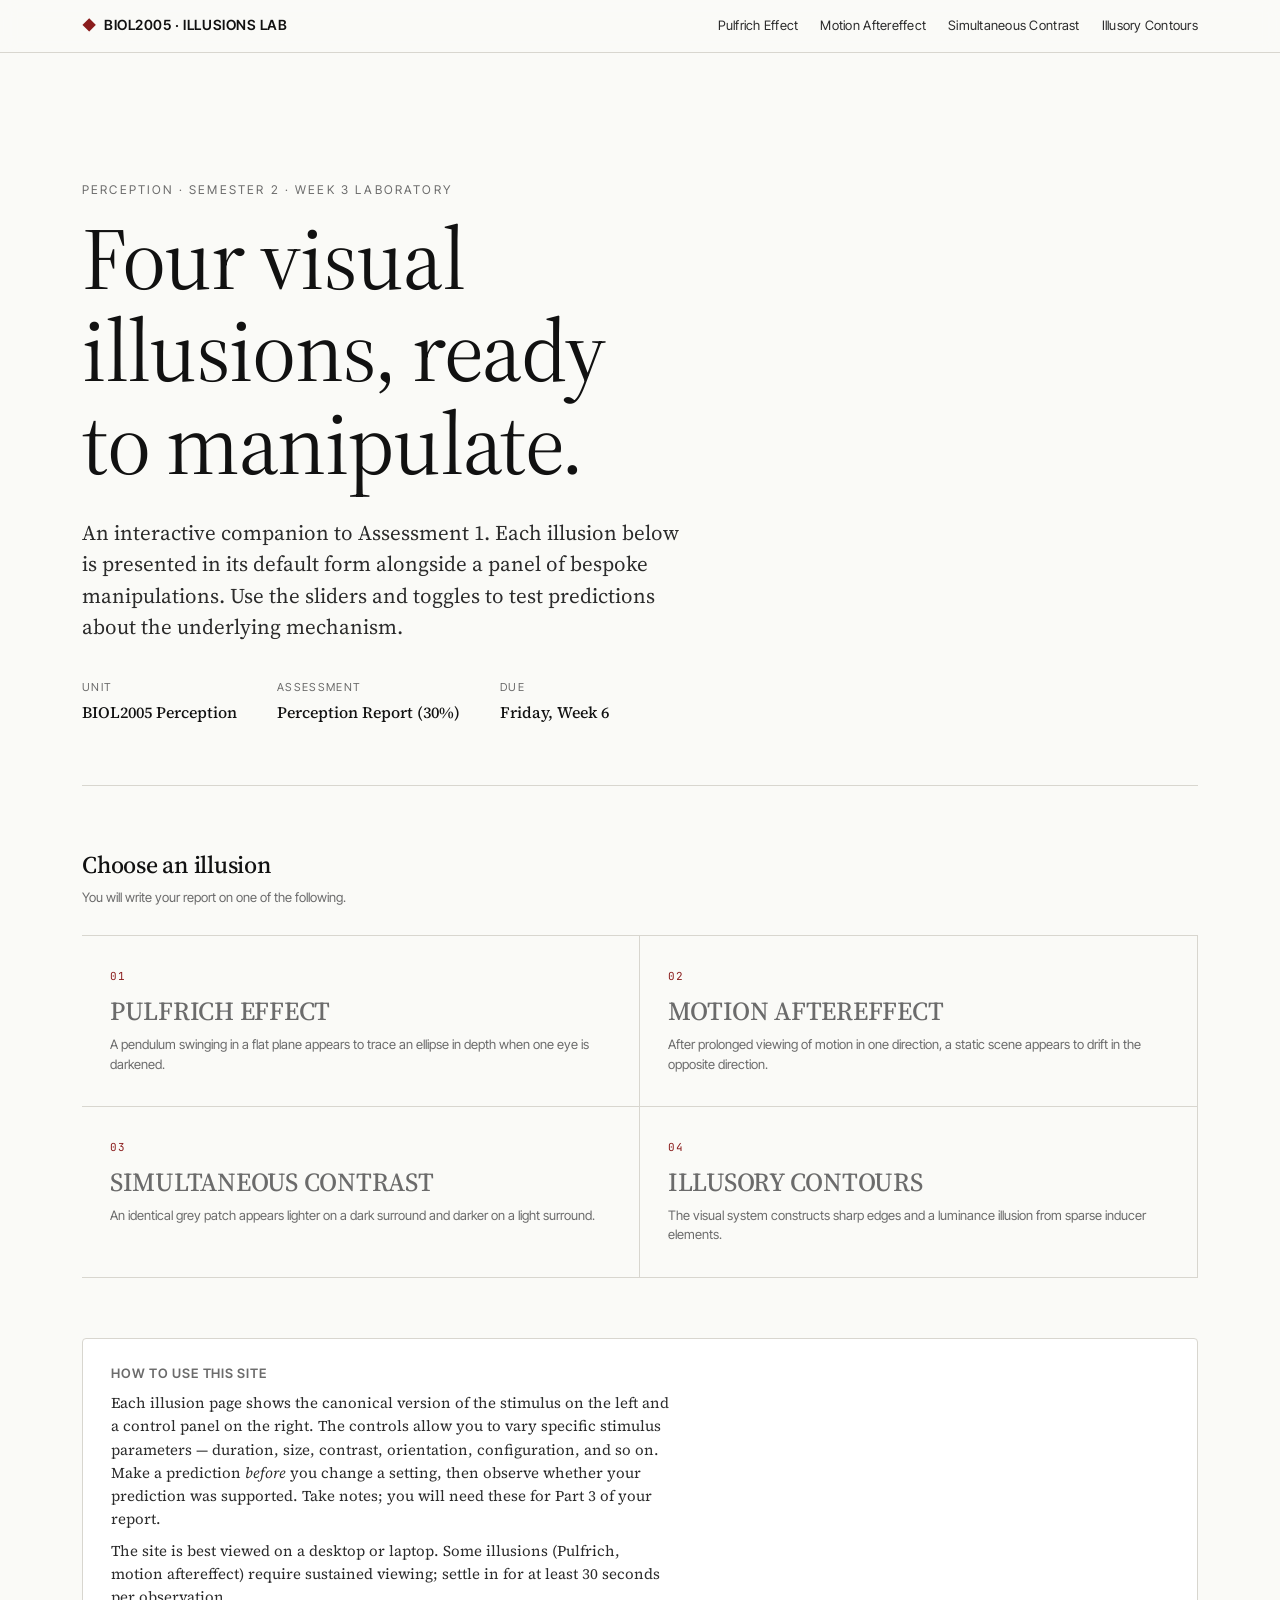
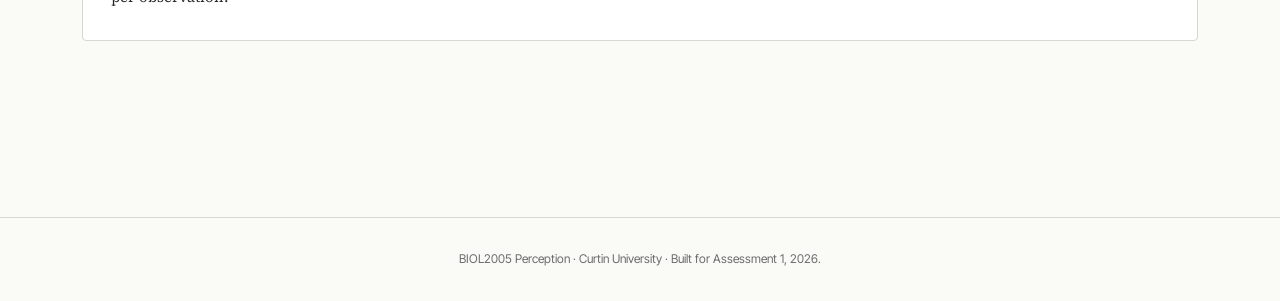
<file: index.html>
<!DOCTYPE html>
<html lang="en">
<head>
<meta charset="UTF-8">
<meta name="viewport" content="width=device-width, initial-scale=1.0">
<title>BIOL2005 — Visual Illusions Laboratory</title>
<link rel="preconnect" href="https://fonts.googleapis.com">
<link rel="preconnect" href="https://fonts.gstatic.com" crossorigin>
<link href="https://fonts.googleapis.com/css2?family=Source+Serif+4:ital,wght@0,400;0,500;1,400&family=Inter+Tight:wght@400;500;600&family=JetBrains+Mono:wght@400;500&display=swap" rel="stylesheet">
<link rel="stylesheet" href="styles.css">
</head>
<body>

<nav class="site-nav">
  <div class="nav-inner">
    <a href="index.html" class="nav-brand"><span>◆</span> BIOL2005 · Illusions Lab</a>
    <div class="nav-links">
      <a href="pulfrich.html">Pulfrich Effect</a>
      <a href="motion-aftereffect.html">Motion Aftereffect</a>
      <a href="simultaneous-contrast.html">Simultaneous Contrast</a>
      <a href="illusory-contours.html">Illusory Contours</a>
    </div>
  </div>
</nav>

<main class="page">

  <section class="hero">
    <p class="eyebrow">Perception · Semester 2 · Week 3 Laboratory</p>
    <h1>Four visual illusions, ready to manipulate.</h1>
    <p class="lede">An interactive companion to Assessment 1. Each illusion below is presented in its default form alongside a panel of bespoke manipulations. Use the sliders and toggles to test predictions about the underlying mechanism.</p>
    <div class="meta-row">
      <div class="meta-item">
        <span>Unit</span>
        <strong>BIOL2005 Perception</strong>
      </div>
      <div class="meta-item">
        <span>Assessment</span>
        <strong>Perception Report (30%)</strong>
      </div>
      <div class="meta-item">
        <span>Due</span>
        <strong>Friday, Week 6</strong>
      </div>
    </div>
  </section>

  <section>
    <h2 style="margin-bottom: 4px;">Choose an illusion</h2>
    <p style="font-family: var(--sans); font-size: 13px; color: var(--muted); margin: 0 0 28px;">You will write your report on one of the following.</p>

    <div class="illusion-list">

      <a href="pulfrich.html" class="illusion-card">
        <span class="num">01</span>
        <h3 class="title">Pulfrich Effect</h3>
        <p class="desc">A pendulum swinging in a flat plane appears to trace an ellipse in depth when one eye is darkened.</p>
        <span class="arrow">→</span>
      </a>

      <a href="motion-aftereffect.html" class="illusion-card">
        <span class="num">02</span>
        <h3 class="title">Motion Aftereffect</h3>
        <p class="desc">After prolonged viewing of motion in one direction, a static scene appears to drift in the opposite direction.</p>
        <span class="arrow">→</span>
      </a>

      <a href="simultaneous-contrast.html" class="illusion-card">
        <span class="num">03</span>
        <h3 class="title">Simultaneous Contrast</h3>
        <p class="desc">An identical grey patch appears lighter on a dark surround and darker on a light surround.</p>
        <span class="arrow">→</span>
      </a>

      <a href="illusory-contours.html" class="illusion-card">
        <span class="num">04</span>
        <h3 class="title">Illusory Contours</h3>
        <p class="desc">The visual system constructs sharp edges and a luminance illusion from sparse inducer elements.</p>
        <span class="arrow">→</span>
      </a>

    </div>
  </section>

  <section style="margin-top: 60px;">
    <div class="instructions">
      <h3>How to use this site</h3>
      <p>Each illusion page shows the canonical version of the stimulus on the left and a control panel on the right. The controls allow you to vary specific stimulus parameters — duration, size, contrast, orientation, configuration, and so on. Make a prediction <em>before</em> you change a setting, then observe whether your prediction was supported. Take notes; you will need these for Part 3 of your report.</p>
      <p>The site is best viewed on a desktop or laptop. Some illusions (Pulfrich, motion aftereffect) require sustained viewing; settle in for at least 30 seconds per observation.</p>
    </div>
  </section>

</main>

<footer class="site-footer">
  BIOL2005 Perception · Curtin University · Built for Assessment 1, 2026.
</footer>

<script>
// highlight current page link
document.querySelectorAll('.nav-links a').forEach(a => {
  if (a.getAttribute('href') === location.pathname.split('/').pop()) {
    a.classList.add('active');
  }
});
</script>

</body>
</html>
</file>
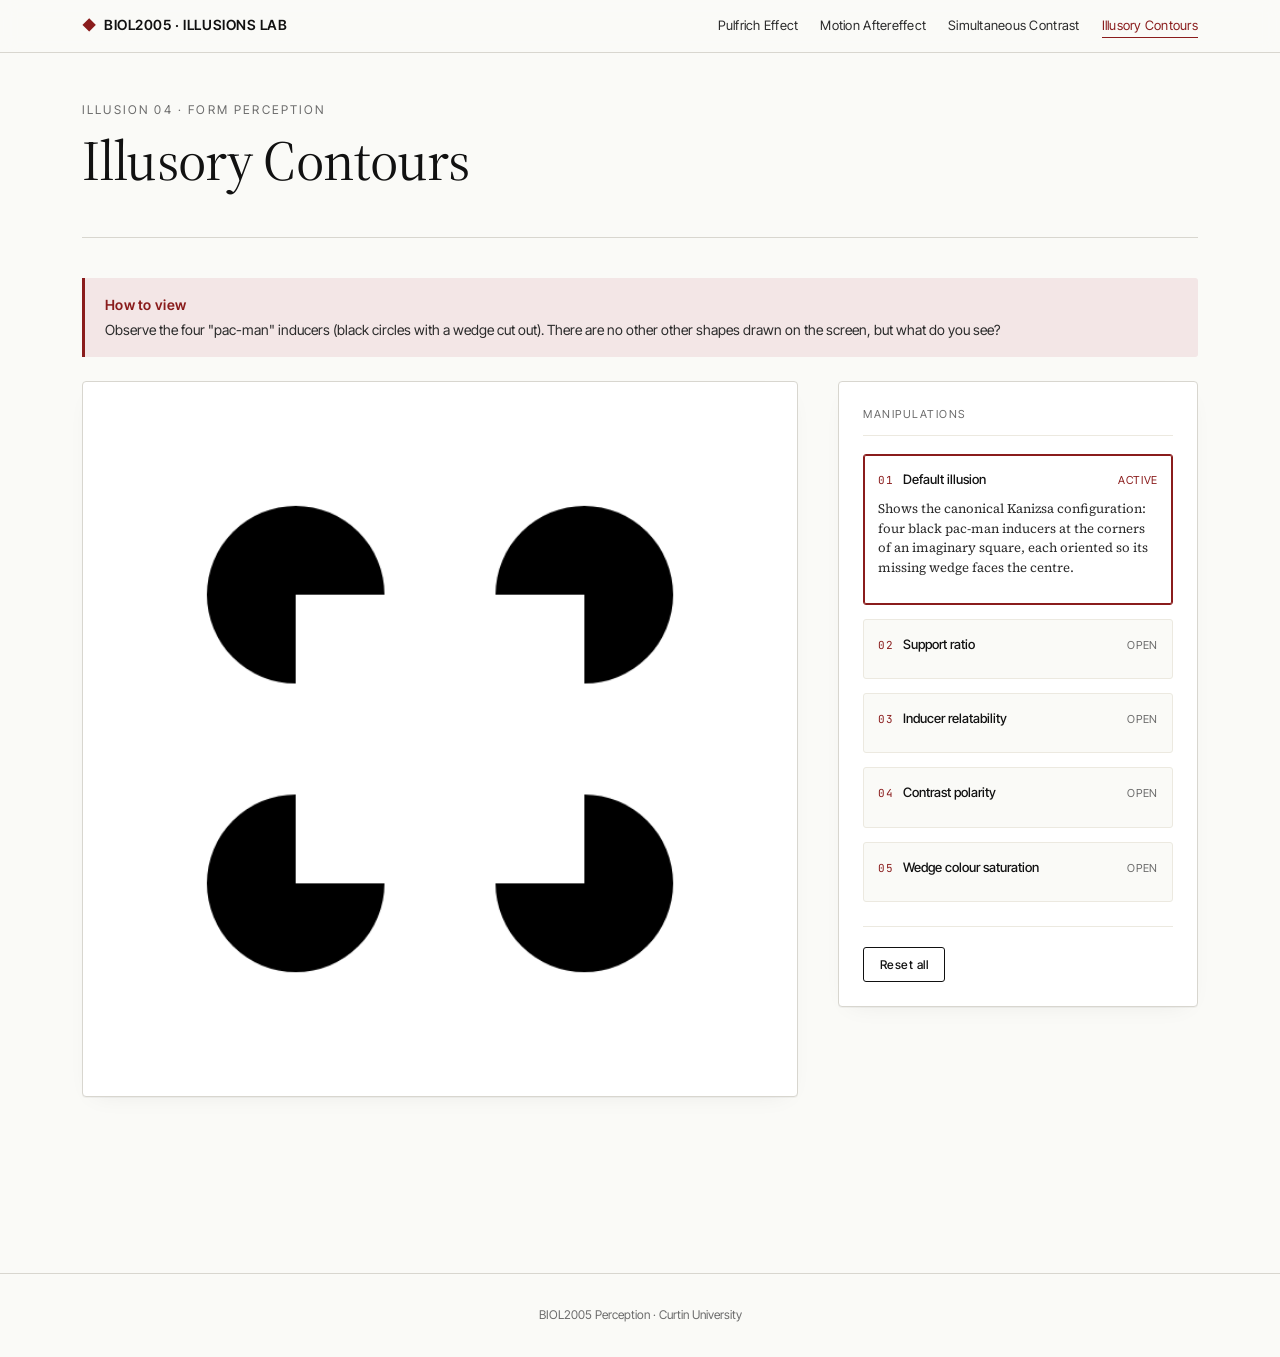
<file: illusory-contours.html>
<!DOCTYPE html>
<html lang="en">
<head>
<meta charset="UTF-8">
<meta name="viewport" content="width=device-width, initial-scale=1.0">
<title>Illusory Contours · BIOL2005 Illusions Lab</title>
<link rel="preconnect" href="https://fonts.googleapis.com">
<link rel="preconnect" href="https://fonts.gstatic.com" crossorigin>
<link href="https://fonts.googleapis.com/css2?family=Source+Serif+4:ital,wght@0,400;0,500;1,400&family=Inter+Tight:wght@400;500;600&family=JetBrains+Mono:wght@400;500&display=swap" rel="stylesheet">
<link rel="stylesheet" href="styles.css">
<style>
  #ic-canvas { width: 100%; height: auto; display: block; background: #fff; }
  .experiment-block {
    background: #fafaf7;
    border: 1px solid var(--rule-soft);
    border-radius: 3px;
    padding: 14px;
    margin-bottom: 14px;
  }
  .experiment-block.active {
    background: #fff;
    border-color: var(--accent);
    box-shadow: 0 0 0 1px var(--accent) inset;
  }
  .experiment-block .exp-header {
    display: flex;
    align-items: baseline;
    justify-content: space-between;
    margin-bottom: 10px;
    cursor: pointer;
  }
  .experiment-block .exp-num {
    font-family: var(--mono);
    font-size: 11px;
    color: var(--accent);
    letter-spacing: 0.06em;
  }
  .experiment-block .exp-title {
    font-family: var(--sans);
    font-size: 13px;
    font-weight: 500;
    color: var(--ink);
    flex: 1;
    margin: 0 10px;
  }
  .experiment-block .exp-toggle {
    font-family: var(--sans);
    font-size: 11px;
    color: var(--muted);
    text-transform: uppercase;
    letter-spacing: 0.06em;
  }
  .experiment-block.active .exp-toggle { color: var(--accent); }
  .experiment-block .exp-body { display: none; }
  .experiment-block.active .exp-body { display: block; }
  .exp-explainer {
    font-family: var(--serif);
    font-size: 13px;
    line-height: 1.5;
    color: var(--ink-soft);
    margin-top: 12px;
    padding-top: 10px;
    border-top: 1px dashed var(--rule-soft);
  }
  .exp-explainer-only {
    margin-top: 0;
    padding-top: 0;
    border-top: none;
  }
</style>
</head>
<body>

<nav class="site-nav">
  <div class="nav-inner">
    <a href="index.html" class="nav-brand"><span>◆</span> BIOL2005 · Illusions Lab</a>
    <div class="nav-links">
      <a href="pulfrich.html">Pulfrich Effect</a>
      <a href="motion-aftereffect.html">Motion Aftereffect</a>
      <a href="simultaneous-contrast.html">Simultaneous Contrast</a>
      <a href="illusory-contours.html">Illusory Contours</a>
    </div>
  </div>
</nav>

<main class="page">

  <header class="page-header">
    <p class="eyebrow">Illusion 04 · Form Perception</p>
    <h1>Illusory Contours</h1>
    <p class="lede"></p>
  </header>

  <div class="viewing-note">
    <strong>How to view</strong>
    Observe the four "pac-man" inducers (black circles with a wedge cut out). There are no other other shapes drawn on the screen, but what do you see?
  </div>

  <div class="illusion-grid">

    <div>
      <div class="stage">
        <canvas id="ic-canvas" width="600" height="600"></canvas>
      </div>
    </div>

    <aside class="controls">
      <p class="controls-title">Manipulations</p>

      <div class="experiment-block active" data-exp="1">
        <div class="exp-header">
          <span class="exp-num">01</span>
          <span class="exp-title">Default illusion</span>
          <span class="exp-toggle">Active</span>
        </div>
        <div class="exp-body">
          <p class="exp-explainer exp-explainer-only">Shows the canonical Kanizsa configuration: four black pac-man inducers at the corners of an imaginary square, each oriented so its missing wedge faces the centre.</p>
        </div>
      </div>

      <div class="experiment-block" data-exp="2">
        <div class="exp-header">
          <span class="exp-num">02</span>
          <span class="exp-title">Support ratio</span>
          <span class="exp-toggle">Open</span>
        </div>
        <div class="exp-body">
          <div class="control-group" style="margin-bottom: 0;">
            <div class="control-label">
              <span>Inducer radius</span>
              <span class="control-value" id="val-exp2">80 px</span>
            </div>
            <input type="range" id="exp2" min="25" max="95" value="80">
          </div>
          <p class="exp-explainer">The inducer centres are held in fixed positions at the corners of the imaginary square. The slider varies only the radius of each pac-man inducer, changing how much of the imaginary square's edges is physically defined by the inducer boundaries.</p>
        </div>
      </div>

      <div class="experiment-block" data-exp="3">
        <div class="exp-header">
          <span class="exp-num">03</span>
          <span class="exp-title">Inducer relatability</span>
          <span class="exp-toggle">Open</span>
        </div>
        <div class="exp-body">
          <div class="control-group" style="margin-bottom: 0;">
            <div class="control-label">
              <span>Inducer rotation</span>
              <span class="control-value" id="val-exp3">0°</span>
            </div>
            <input type="range" id="exp3" min="0" max="45" value="0">
          </div>
          <p class="exp-explainer">All four inducers are rotated about their own centres by the same angle. At zero rotation each pac-man's wedge points toward the centre of the imaginary square; as the slider increases, all four pac-man mouths rotate progressively away from this canonical alignment.</p>
        </div>
      </div>

      <div class="experiment-block" data-exp="4">
        <div class="exp-header">
          <span class="exp-num">04</span>
          <span class="exp-title">Contrast polarity</span>
          <span class="exp-toggle">Open</span>
        </div>
        <div class="exp-body">
          <div class="control-group" style="margin-bottom: 0;">
            <div class="control-label">
              <span>Polarity inversion</span>
              <span class="control-value" id="val-exp4">0%</span>
            </div>
            <input type="range" id="exp4" min="0" max="100" value="0">
          </div>
          <p class="exp-explainer">The background is a mid-grey. The slider sweeps the luminance of two diagonally opposite inducers from black (matching the other two), through grey, toward white. The other two inducers remain black throughout.</p>
        </div>
      </div>

      <div class="experiment-block" data-exp="5">
        <div class="exp-header">
          <span class="exp-num">05</span>
          <span class="exp-title">Wedge colour saturation</span>
          <span class="exp-toggle">Open</span>
        </div>
        <div class="exp-body">
          <div class="control-group" style="margin-bottom: 0;">
            <div class="control-label">
              <span>Saturation</span>
              <span class="control-value" id="val-exp5">0%</span>
            </div>
            <input type="range" id="exp5" min="0" max="100" value="0">
          </div>
          <p class="exp-explainer">The four pac-men retain their canonical position, orientation, and black-on-white configuration. The slider tints a thin arc along each pac-man's curved wedge boundary: at zero, the arc is white (matching the background and effectively invisible); as the slider increases, the arc progressively takes on a red hue.</p>
        </div>
      </div>

      <div class="controls-footer">
        <div class="btn-row">
          <button class="btn btn-ghost" id="reset">Reset all</button>
        </div>
      </div>
    </aside>

  </div>

</main>

<footer class="site-footer">BIOL2005 Perception · Curtin University</footer>

<script>
document.querySelectorAll('.nav-links a').forEach(a => {
  if (a.getAttribute('href') === location.pathname.split('/').pop()) a.classList.add('active');
});

const canvas = document.getElementById('ic-canvas');
const ctx = canvas.getContext('2d');
const W = 600, H = 600;
const CX = W/2, CY = H/2;

// Inducer geometry: centres at the four corners of an imaginary square.
// Imaginary square has half-diagonal HALFSEP, so corners sit at:
//   (CX ± HALFSEP, CY ± HALFSEP)
const HALFSEP = 130;     // half of the side-length of the imaginary square

const INDUCER_POSITIONS = [
  { x: CX - HALFSEP, y: CY - HALFSEP, mouthDeg: 45  },   // top-left, mouth points down-right
  { x: CX + HALFSEP, y: CY - HALFSEP, mouthDeg: 135 },   // top-right, mouth points down-left
  { x: CX + HALFSEP, y: CY + HALFSEP, mouthDeg: 225 },   // bottom-right, mouth points up-left
  { x: CX - HALFSEP, y: CY + HALFSEP, mouthDeg: 315 },   // bottom-left, mouth points up-right
];

// ===========================================================================
// DRAWING HELPERS
// ===========================================================================

function clearStage(bgColor) {
  ctx.fillStyle = bgColor || '#ffffff';
  ctx.fillRect(0, 0, W, H);
}

// Draw a pac-man shape: a disc of given radius and fill, with a 90° wedge
// removed pointing in mouthDeg direction. Drawn as a SINGLE filled path
// (the disc outline minus the wedge sector) so there is no internal seam.
// 'wedgeFill' is rendered separately AFTER the pac-man, as a coloured triangle
// inside the wedge region — used only when an explicit colour fill is needed
// (e.g., the colour-spreading experiment).
function drawPacman(cx, cy, r, mouthDeg, fillColor, wedgeFill) {
  const half = 45;
  const startRad = (mouthDeg - half) * Math.PI / 180;
  const endRad   = (mouthDeg + half) * Math.PI / 180;
  // Pac-man as a single closed path: trace from centre out along the wedge's
  // end radius, around the long 270° arc (clockwise in canvas convention),
  // back to centre along the wedge's start radius.
  ctx.fillStyle = fillColor;
  ctx.beginPath();
  ctx.moveTo(cx, cy);
  // From the wedge's end (one side of the bite), sweep CLOCKWISE all the way
  // around back to the wedge's start (the other side). This is the 270° outer
  // boundary of the pac-man.
  ctx.arc(cx, cy, r, endRad, startRad + Math.PI * 2, false);
  ctx.closePath();
  ctx.fill();
  // Optional wedge fill (only used when a colour other than background is wanted).
  // Drawn as a separate sector that doesn't share an edge with the pac-man.
  if (wedgeFill && wedgeFill !== '#ffffff' && wedgeFill !== 'transparent') {
    ctx.fillStyle = wedgeFill;
    ctx.beginPath();
    ctx.moveTo(cx, cy);
    ctx.arc(cx, cy, r, startRad, endRad);
    ctx.closePath();
    ctx.fill();
  }
}

// ===========================================================================
// RENDERERS PER EXPERIMENT
// ===========================================================================

function renderDefault() {
  clearStage('#ffffff');
  const r = 80;
  for (const p of INDUCER_POSITIONS) {
    drawPacman(p.x, p.y, r, p.mouthDeg, '#000');
  }
}

function renderSupportRatio(radius) {
  clearStage('#ffffff');
  for (const p of INDUCER_POSITIONS) {
    drawPacman(p.x, p.y, radius, p.mouthDeg, '#000');
  }
}

function renderRelatability(rotDeg) {
  clearStage('#ffffff');
  const r = 80;
  for (const p of INDUCER_POSITIONS) {
    drawPacman(p.x, p.y, r, p.mouthDeg + rotDeg, '#000');
  }
}

function renderPolarity(invertPct) {
  // Background mid-grey so both polarities are visible.
  clearStage('#888888');
  const r = 80;
  // Slider 0..100: diagonal pair (indices 0, 2) goes from 0 (black) to 255 (white).
  // Indices 1, 3 stay black.
  const flippedLum = Math.round((invertPct / 100) * 255);
  const flippedColor = `rgb(${flippedLum},${flippedLum},${flippedLum})`;
  for (let i = 0; i < INDUCER_POSITIONS.length; i++) {
    const p = INDUCER_POSITIONS[i];
    const isFlipped = (i === 0 || i === 2);   // diagonal pair
    drawPacman(p.x, p.y, r, p.mouthDeg, isFlipped ? flippedColor : '#000');
  }
}

function renderColourSpreading(satPct) {
  clearStage('#ffffff');
  const r = 80;
  const f = satPct / 100;
  // Colour for the arcs: interpolate from white (no colour) toward saturated red.
  // White at f=0 means the arc is invisible against background = canonical Kanizsa.
  // Red at f=1 is the saturated neon-spreading condition.
  const g = Math.round(255 * (1 - f) + 60 * f);
  const b = Math.round(255 * (1 - f) + 60 * f);
  const arcColor = `rgb(255,${g},${b})`;

  for (const p of INDUCER_POSITIONS) {
    // Draw the canonical pac-man (black disc, wedge cut out — background shows through)
    drawPacman(p.x, p.y, r, p.mouthDeg, '#000');
    // Then overlay a thick coloured arc along the wedge's outer (circular) edge.
    // This arc sits along the illusory contour line and is what drives the
    // neon-spreading percept.
    const half = 45;
    const startRad = (p.mouthDeg - half) * Math.PI / 180;
    const endRad   = (p.mouthDeg + half) * Math.PI / 180;
    ctx.strokeStyle = arcColor;
    ctx.lineWidth = 10;
    ctx.lineCap = 'butt';
    ctx.beginPath();
    ctx.arc(p.x, p.y, r, startRad, endRad);
    ctx.stroke();
  }
}

// ===========================================================================
// EXPERIMENT DISPATCH
// ===========================================================================

let activeExp = 1;

function setActive(n) {
  activeExp = n;
  document.querySelectorAll('.experiment-block').forEach(b => {
    const exp = +b.getAttribute('data-exp');
    if (exp === n) {
      b.classList.add('active');
      b.querySelector('.exp-toggle').textContent = 'Active';
    } else {
      b.classList.remove('active');
      b.querySelector('.exp-toggle').textContent = 'Open';
    }
  });
  render();
}

function render() {
  if (activeExp === 1) {
    renderDefault();
  } else if (activeExp === 2) {
    const v = +document.getElementById('exp2').value;
    renderSupportRatio(v);
    document.getElementById('val-exp2').textContent = v + ' px';
  } else if (activeExp === 3) {
    const v = +document.getElementById('exp3').value;
    renderRelatability(v);
    document.getElementById('val-exp3').textContent = v + '°';
  } else if (activeExp === 4) {
    const v = +document.getElementById('exp4').value;
    renderPolarity(v);
    document.getElementById('val-exp4').textContent = v + '%';
  } else if (activeExp === 5) {
    const v = +document.getElementById('exp5').value;
    renderColourSpreading(v);
    document.getElementById('val-exp5').textContent = v + '%';
  }
}

document.querySelectorAll('.experiment-block .exp-header').forEach(h => {
  h.addEventListener('click', () => {
    const n = +h.parentElement.getAttribute('data-exp');
    setActive(n);
  });
});

['exp2','exp3','exp4','exp5'].forEach(id => {
  document.getElementById(id).addEventListener('input', () => {
    setActive(+id.replace('exp',''));
  });
});

document.getElementById('reset').addEventListener('click', () => {
  document.getElementById('exp2').value = 80;
  document.getElementById('exp3').value = 0;
  document.getElementById('exp4').value = 0;
  document.getElementById('exp5').value = 0;
  setActive(1);
});

setActive(1);
</script>

</body>
</html>
</file>
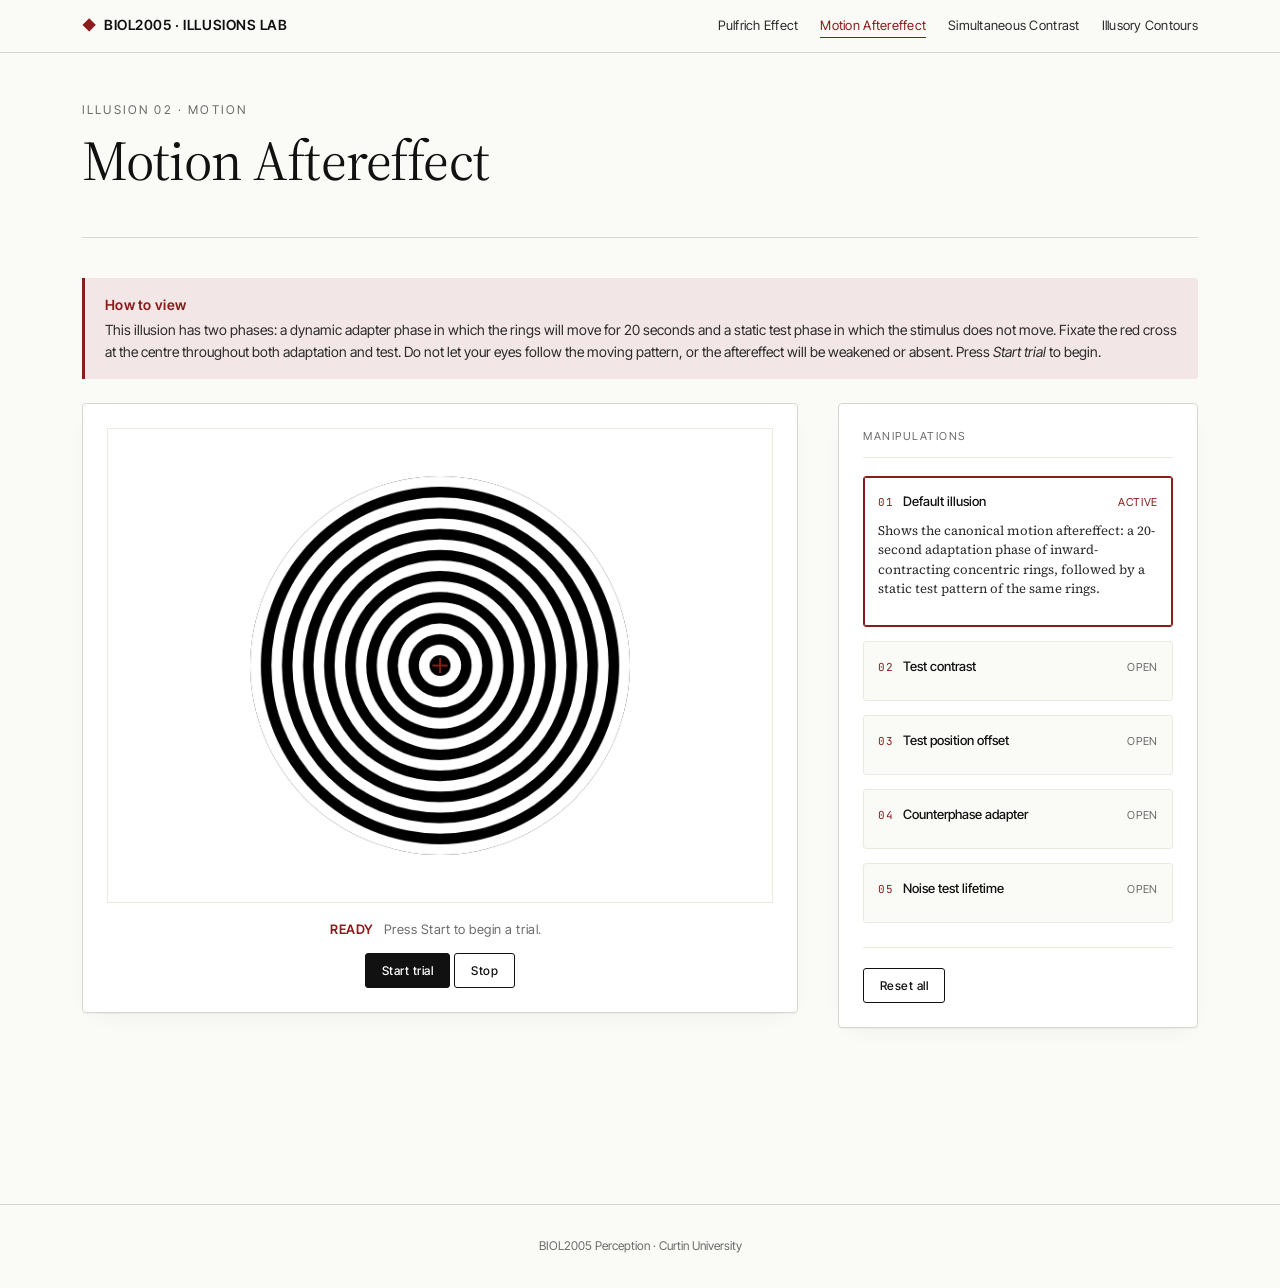
<file: motion-aftereffect.html>
<!DOCTYPE html>
<html lang="en">
<head>
<meta charset="UTF-8">
<meta name="viewport" content="width=device-width, initial-scale=1.0">
<title>Motion Aftereffect · BIOL2005 Illusions Lab</title>
<link rel="preconnect" href="https://fonts.googleapis.com">
<link rel="preconnect" href="https://fonts.gstatic.com" crossorigin>
<link href="https://fonts.googleapis.com/css2?family=Source+Serif+4:ital,wght@0,400;0,500;1,400&family=Inter+Tight:wght@400;500;600&family=JetBrains+Mono:wght@400;500&display=swap" rel="stylesheet">
<link rel="stylesheet" href="styles.css">
<style>
  .mae-canvas-wrap {
    position: relative;
    width: 100%;
    max-width: 700px;
    aspect-ratio: 700 / 500;
    margin: 0 auto;
    background: #fff;
    border: 1px solid var(--rule-soft);
  }
  #mae-canvas {
    width: 100%;
    height: 100%;
    display: block;
  }
  .phase-indicator {
    text-align: center;
    margin-top: 16px;
    font-family: var(--sans);
    font-size: 13px;
    letter-spacing: 0.04em;
    color: var(--muted);
  }
  .phase-indicator strong {
    color: var(--accent);
    font-weight: 600;
    margin-right: 6px;
  }
  .timer {
    font-family: var(--mono);
    font-size: 14px;
    color: var(--ink);
    margin-left: 8px;
  }
  .start-button-row {
    text-align: center;
    margin-top: 12px;
  }
  .experiment-block {
    background: #fafaf7;
    border: 1px solid var(--rule-soft);
    border-radius: 3px;
    padding: 14px;
    margin-bottom: 14px;
  }
  .experiment-block.active {
    background: #fff;
    border-color: var(--accent);
    box-shadow: 0 0 0 1px var(--accent) inset;
  }
  .experiment-block .exp-header {
    display: flex;
    align-items: baseline;
    justify-content: space-between;
    margin-bottom: 10px;
    cursor: pointer;
  }
  .experiment-block .exp-num {
    font-family: var(--mono);
    font-size: 11px;
    color: var(--accent);
    letter-spacing: 0.06em;
  }
  .experiment-block .exp-title {
    font-family: var(--sans);
    font-size: 13px;
    font-weight: 500;
    color: var(--ink);
    flex: 1;
    margin: 0 10px;
  }
  .experiment-block .exp-toggle {
    font-family: var(--sans);
    font-size: 11px;
    color: var(--muted);
    text-transform: uppercase;
    letter-spacing: 0.06em;
  }
  .experiment-block.active .exp-toggle { color: var(--accent); }
  .experiment-block .exp-body { display: none; }
  .experiment-block.active .exp-body { display: block; }
  .exp-explainer {
    font-family: var(--serif);
    font-size: 13px;
    line-height: 1.5;
    color: var(--ink-soft);
    margin-top: 12px;
    padding-top: 10px;
    border-top: 1px dashed var(--rule-soft);
  }
  .exp-explainer-only {
    margin-top: 0;
    padding-top: 0;
    border-top: none;
  }
</style>
</head>
<body>

<nav class="site-nav">
  <div class="nav-inner">
    <a href="index.html" class="nav-brand"><span>◆</span> BIOL2005 · Illusions Lab</a>
    <div class="nav-links">
      <a href="pulfrich.html">Pulfrich Effect</a>
      <a href="motion-aftereffect.html">Motion Aftereffect</a>
      <a href="simultaneous-contrast.html">Simultaneous Contrast</a>
      <a href="illusory-contours.html">Illusory Contours</a>
    </div>
  </div>
</nav>

<main class="page">

  <header class="page-header">
    <p class="eyebrow">Illusion 02 · Motion</p>
    <h1>Motion Aftereffect</h1>
    <p class="lede"></p>
  </header>

  <div class="viewing-note">
    <strong>How to view</strong>
    This illusion has two phases: a dynamic adapter phase in which the rings will move for 20 seconds and a static test phase in which the stimulus does not move. Fixate the red cross at the centre throughout both adaptation and test. Do not let your eyes follow the moving pattern, or the aftereffect will be weakened or absent. Press <em>Start trial</em> to begin.
  </div>

  <div class="illusion-grid">

    <div>
      <div class="stage">
        <div class="mae-canvas-wrap">
          <canvas id="mae-canvas" width="700" height="500"></canvas>
        </div>
        <div class="phase-indicator">
          <strong id="phase-label">READY</strong>
          <span id="phase-detail">Press Start to begin a trial.</span>
          <span class="timer" id="timer"></span>
        </div>
        <div class="start-button-row">
          <button class="btn" id="start-btn">Start trial</button>
          <button class="btn btn-ghost" id="stop-btn">Stop</button>
        </div>
      </div>
    </div>

    <aside class="controls">
      <p class="controls-title">Manipulations</p>

      <div class="experiment-block active" data-exp="1">
        <div class="exp-header">
          <span class="exp-num">01</span>
          <span class="exp-title">Default illusion</span>
          <span class="exp-toggle">Active</span>
        </div>
        <div class="exp-body">
          <p class="exp-explainer exp-explainer-only">Shows the canonical motion aftereffect: a 20-second adaptation phase of inward-contracting concentric rings, followed by a static test pattern of the same rings.</p>
        </div>
      </div>

      <div class="experiment-block" data-exp="2">
        <div class="exp-header">
          <span class="exp-num">02</span>
          <span class="exp-title">Test contrast</span>
          <span class="exp-toggle">Open</span>
        </div>
        <div class="exp-body">
          <div class="control-group" style="margin-bottom: 0;">
            <div class="control-label">
              <span>Test pattern contrast</span>
              <span class="control-value" id="val-exp2">100%</span>
            </div>
            <input type="range" id="exp2" min="5" max="100" value="100">
          </div>
          <p class="exp-explainer">The adapter is unchanged (full-contrast contracting rings). The slider varies only the contrast of the static test pattern, from very faint (5%) to full contrast (100%).</p>
        </div>
      </div>

      <div class="experiment-block" data-exp="3">
        <div class="exp-header">
          <span class="exp-num">03</span>
          <span class="exp-title">Test position offset</span>
          <span class="exp-toggle">Open</span>
        </div>
        <div class="exp-body">
          <div class="control-group" style="margin-bottom: 0;">
            <div class="control-label">
              <span>Horizontal offset</span>
              <span class="control-value" id="val-exp3">0 px</span>
            </div>
            <input type="range" id="exp3" min="-150" max="150" value="0">
          </div>
          <p class="exp-explainer">The adapting stimulus is shown in its usual central location. After adaptation, the static test pattern is presented at a horizontal offset from that location, ranging from far left (negative) through centred (zero) to far right (positive). Keep your gaze on the central fixation cross throughout both phases.</p>
        </div>
      </div>

      <div class="experiment-block" data-exp="4">
        <div class="exp-header">
          <span class="exp-num">04</span>
          <span class="exp-title">Counterphase adapter</span>
          <span class="exp-toggle">Open</span>
        </div>
        <div class="exp-body">
          <div class="control-group" style="margin-bottom: 0;">
            <div class="control-label">
              <span>Counterphase balance</span>
              <span class="control-value" id="val-exp4">0%</span>
            </div>
            <input type="range" id="exp4" min="0" max="100" value="0">
          </div>
          <p class="exp-explainer">During adaptation, two ring patterns are superimposed: one contracting and one expanding. The slider sets the balance between them. At 0%, only contracting rings are visible. As the slider increases, an outward-moving pattern is progressively added until at 100% the two are perfectly balanced.</p>
        </div>
      </div>

      <div class="experiment-block" data-exp="5">
        <div class="exp-header">
          <span class="exp-num">05</span>
          <span class="exp-title">Noise test lifetime</span>
          <span class="exp-toggle">Open</span>
        </div>
        <div class="exp-body">
          <div class="control-group" style="margin-bottom: 0;">
            <div class="control-label">
              <span>Noise lifetime</span>
              <span class="control-value" id="val-exp5">static</span>
            </div>
            <input type="range" id="exp5" min="0" max="100" value="0">
          </div>
          <p class="exp-explainer">The adapter is unchanged. The test stimulus is a random-noise pattern. The slider controls the noise lifetime: at zero, a single noise pattern is generated and shown statically for the whole test phase. As the slider increases, the noise is regenerated at progressively shorter intervals, until at maximum the pattern is regenerated on every frame.</p>
        </div>
      </div>

      <div class="controls-footer">
        <div class="btn-row">
          <button class="btn btn-ghost" id="reset">Reset all</button>
        </div>
      </div>
    </aside>

  </div>

</main>

<footer class="site-footer">BIOL2005 Perception · Curtin University</footer>

<script>
document.querySelectorAll('.nav-links a').forEach(a => {
  if (a.getAttribute('href') === location.pathname.split('/').pop()) a.classList.add('active');
});

const canvas = document.getElementById('mae-canvas');
const ctx = canvas.getContext('2d');
const W = 700, H = 500;
const CX = W/2, CY = H/2;

// Adapter: large circle centred in the canvas
const ADAPTER_RADIUS = 200;
// Test pattern: same radius (matches adapter spatial extent in canonical case)
const TEST_RADIUS = 200;

// Fixed pattern properties
const N_RINGS = 18;             // number of concentric rings in adapter / static test
const ADAPT_DURATION_S = 20;    // fixed adaptation duration across all experiments
const TEST_DURATION_S = 15;     // duration of test phase

// ===========================================================================
// DRAWING PRIMITIVES
// ===========================================================================

function drawFixationCross() {
  ctx.strokeStyle = '#8a1c1c';
  ctx.lineWidth = 2;
  ctx.beginPath();
  ctx.moveTo(CX - 8, CY);
  ctx.lineTo(CX + 8, CY);
  ctx.moveTo(CX, CY - 8);
  ctx.lineTo(CX, CY + 8);
  ctx.stroke();
}

function clearStage() {
  ctx.fillStyle = '#ffffff';
  ctx.fillRect(0, 0, W, H);
}

// Concentric rings adapter/test. 'phase' is a continuous radial offset in pixels.
// 'contrast' 0..1 sets the darkness of the dark rings.
// 'cx/cy' is the centre and 'radius' the outer extent (rings are clipped to a disc).
function drawRings(cx, cy, radius, phase, contrast) {
  const ringWidth = radius / N_RINGS;
  const dark = Math.round(255 * (1 - contrast));
  const darkStr = `rgb(${dark},${dark},${dark})`;
  // Clip to circle
  ctx.save();
  ctx.beginPath();
  ctx.arc(cx, cy, radius, 0, Math.PI * 2);
  ctx.clip();
  // Draw concentric annuli
  for (let i = -1; i <= N_RINGS + 1; i++) {
    const rOuter = i * 2 * ringWidth + phase + ringWidth;
    const rInner = i * 2 * ringWidth + phase;
    if (rOuter <= 0) continue;
    ctx.fillStyle = darkStr;
    ctx.beginPath();
    ctx.arc(cx, cy, Math.max(0, rOuter), 0, Math.PI * 2);
    ctx.arc(cx, cy, Math.max(0, rInner), 0, Math.PI * 2, true);
    ctx.fill('evenodd');
  }
  ctx.restore();
}

// Dynamic noise field: random binary noise at a coarse pixel scale.
// Cached as an offscreen canvas so we can keep showing the same noise frame
// until its lifetime expires.
let noiseCache = null;            // cached offscreen canvas
let noiseCacheTime = 0;           // wall-clock time (ms) when this noise was generated

function regenerateNoise(cx, cy, radius) {
  const size = radius * 2;
  if (!noiseCache) {
    noiseCache = document.createElement('canvas');
    noiseCache.width = size;
    noiseCache.height = size;
  } else if (noiseCache.width !== size) {
    noiseCache.width = size;
    noiseCache.height = size;
  }
  const ncx = noiseCache.getContext('2d');
  // Clip to circle inside the cache canvas
  ncx.save();
  ncx.beginPath();
  ncx.arc(radius, radius, radius, 0, Math.PI * 2);
  ncx.clip();
  const px = 6;
  for (let y = 0; y < size; y += px) {
    for (let x = 0; x < size; x += px) {
      ncx.fillStyle = Math.random() < 0.5 ? '#000' : '#fff';
      ncx.fillRect(x, y, px, px);
    }
  }
  ncx.restore();
}

function drawCachedNoise(cx, cy, radius) {
  // Make sure the cache has the right size; regenerate if absent.
  if (!noiseCache || noiseCache.width !== radius * 2) {
    regenerateNoise(cx, cy, radius);
    noiseCacheTime = performance.now();
  }
  ctx.drawImage(noiseCache, cx - radius, cy - radius);
}

// Map slider 0..100 to a noise lifetime in milliseconds, logarithmic.
// Slider 0 → 10000 ms (effectively static for a 15s test).
// Slider 100 → 16 ms (one frame at 60 Hz).
function noiseLifetimeMs(sliderValue) {
  if (sliderValue <= 0) return Infinity;
  const lifeMax = 10000, lifeMin = 16;
  return lifeMax * Math.pow(lifeMin / lifeMax, sliderValue / 100);
}

// ===========================================================================
// ADAPTER & TEST RENDERING (per experiment)
// ===========================================================================

// Render the ADAPTING stimulus at time t-seconds-into-adaptation.
// Different experiments may have different adapters (only Exp 4 differs).
function renderAdapter(tIntoAdapt) {
  clearStage();
  // Contracting rings: phase decreases over time
  const ringWidth = ADAPTER_RADIUS / N_RINGS;
  const speed = 60;                                    // px/sec radial drift
  const phaseContract = -((tIntoAdapt * speed) % (2 * ringWidth));
  const phaseExpand   =  ((tIntoAdapt * speed) % (2 * ringWidth));

  if (activeExp === 4) {
    // Counterphase: contracting + variable expanding, with balanced contrast.
    // counterphase = 0  → 100% contracting
    // counterphase = 100 → 50% contracting + 50% expanding
    const cp = +document.getElementById('exp4').value / 100;     // 0..1
    const contractAlpha = 1 - cp / 2;                            // 1 → 0.5
    const expandAlpha   = cp / 2;                                // 0 → 0.5
    // Render contracting first
    ctx.globalAlpha = contractAlpha;
    drawRings(CX, CY, ADAPTER_RADIUS, phaseContract, 1);
    // Then expanding, partially transparent so both contribute
    ctx.globalAlpha = expandAlpha;
    drawRings(CX, CY, ADAPTER_RADIUS, phaseExpand, 1);
    ctx.globalAlpha = 1;
  } else {
    // Canonical adapter: pure contracting
    drawRings(CX, CY, ADAPTER_RADIUS, phaseContract, 1);
  }
  drawFixationCross();
}

// Render the TEST stimulus. Different experiments produce different test patterns:
// - Exp 1, 4: canonical static rings, centred, full contrast
// - Exp 2: static rings at variable contrast
// - Exp 3: static rings, offset horizontally
// - Exp 5: noise field whose lifetime is controlled by the slider
function renderTest() {
  clearStage();

  if (activeExp === 5) {
    // Noise field with lifetime; regenerate if expired.
    const sliderV = +document.getElementById('exp5').value;
    const lifetime = noiseLifetimeMs(sliderV);
    const now = performance.now();
    if (lifetime === Infinity) {
      // Static — generate once at the start of the test phase, never regenerate.
      // (We rely on the test phase to have called regenerateNoise once before this runs.)
    } else if (now - noiseCacheTime >= lifetime) {
      regenerateNoise(CX, CY, TEST_RADIUS);
      noiseCacheTime = now;
    }
    drawCachedNoise(CX, CY, TEST_RADIUS);
    drawFixationCross();
    return;
  }

  // All other experiments use ring-based tests.
  let testContrast = 1.0;
  let offsetX = 0;
  if (activeExp === 2) {
    testContrast = +document.getElementById('exp2').value / 100;
  } else if (activeExp === 3) {
    offsetX = +document.getElementById('exp3').value;
  }
  drawRings(CX + offsetX, CY, TEST_RADIUS, 0, testContrast);
  drawFixationCross();
}

// Render the IDLE-state preview (what's shown when no trial is running).
// Shows the adapter pattern frozen at t=0 so the student can see what kind of
// stimulus they're about to adapt to.
function renderIdlePreview() {
  clearStage();
  // For counterphase experiment, show both contracting + expanding at the slider's
  // current balance to give a preview.
  const ringWidth = ADAPTER_RADIUS / N_RINGS;
  if (activeExp === 4) {
    const cp = +document.getElementById('exp4').value / 100;
    ctx.globalAlpha = 1 - cp / 2;
    drawRings(CX, CY, ADAPTER_RADIUS, 0, 1);
    ctx.globalAlpha = cp / 2;
    drawRings(CX, CY, ADAPTER_RADIUS, ringWidth/2, 1);   // offset half-cycle so the two are visibly distinct
    ctx.globalAlpha = 1;
  } else {
    drawRings(CX, CY, ADAPTER_RADIUS, 0, 1);
  }
  drawFixationCross();
}

// ===========================================================================
// TRIAL STATE MACHINE
// ===========================================================================

let activeExp = 1;
let phase = 'idle';       // 'idle' | 'adapt' | 'test'
let phaseStart = 0;
let phaseEnd = 0;
let animFrame = null;
let testTimerHandle = null;

const phaseLabel  = document.getElementById('phase-label');
const phaseDetail = document.getElementById('phase-detail');
const timerEl     = document.getElementById('timer');

function setActive(n) {
  activeExp = n;
  document.querySelectorAll('.experiment-block').forEach(b => {
    const exp = +b.getAttribute('data-exp');
    if (exp === n) {
      b.classList.add('active');
      b.querySelector('.exp-toggle').textContent = 'Active';
    } else {
      b.classList.remove('active');
      b.querySelector('.exp-toggle').textContent = 'Open';
    }
  });
  // Switching experiments aborts any in-progress trial and resets to idle preview.
  stopTrial(true);
}

function animate(now) {
  if (phase === 'idle') return;
  const elapsed = (now - phaseStart) / 1000;

  if (phase === 'adapt') {
    renderAdapter(elapsed);
    const remaining = Math.max(0, (phaseEnd - now) / 1000);
    timerEl.textContent = remaining.toFixed(1) + ' s';
    if (now >= phaseEnd) {
      // Transition to test
      phase = 'test';
      phaseLabel.textContent = 'TEST';
      phaseDetail.textContent = 'Keep fixating. Observe the test pattern.';
      timerEl.textContent = TEST_DURATION_S.toFixed(1) + ' s';
      // Exp 5 (noise test) always animates — even at "static" lifetime we still need
      // to generate the initial noise pattern once.
      if (activeExp === 5) {
        // Force fresh noise at the start of the test phase
        regenerateNoise(CX, CY, TEST_RADIUS);
        noiseCacheTime = now;
        phaseStart = now;
        phaseEnd = now + TEST_DURATION_S * 1000;
        animFrame = requestAnimationFrame(animateTest);
        return;
      } else {
        // Static ring test — single render
        renderTest();
        testTimerHandle = setTimeout(() => stopTrial(false), TEST_DURATION_S * 1000);
        animFrame = null;
        return;
      }
    }
  }
  animFrame = requestAnimationFrame(animate);
}

function animateTest(now) {
  if (phase !== 'test') return;
  const remaining = Math.max(0, (phaseEnd - now) / 1000);
  timerEl.textContent = remaining.toFixed(1) + ' s';
  renderTest();
  if (now >= phaseEnd) {
    stopTrial(false);
    return;
  }
  animFrame = requestAnimationFrame(animateTest);
}

function startTrial() {
  cancelAnimationFrame(animFrame);
  clearTimeout(testTimerHandle);
  phase = 'adapt';
  phaseStart = performance.now();
  phaseEnd = phaseStart + ADAPT_DURATION_S * 1000;
  phaseLabel.textContent = 'ADAPT';
  phaseDetail.textContent = 'Fixate the red cross. Do not track the motion.';
  animFrame = requestAnimationFrame(animate);
}

function stopTrial(silent) {
  cancelAnimationFrame(animFrame);
  clearTimeout(testTimerHandle);
  animFrame = null;
  phase = 'idle';
  phaseLabel.textContent = 'READY';
  phaseDetail.textContent = silent ? 'Press Start to begin a trial.' : 'Trial complete. Press Start for another.';
  timerEl.textContent = '';
  renderIdlePreview();
}

// ===========================================================================
// WIRING
// ===========================================================================

document.querySelectorAll('.experiment-block .exp-header').forEach(h => {
  h.addEventListener('click', () => {
    const n = +h.parentElement.getAttribute('data-exp');
    setActive(n);
  });
});

['exp2','exp3','exp4','exp5'].forEach(id => {
  document.getElementById(id).addEventListener('input', () => {
    updateLabels();
    setActive(+id.replace('exp',''));
  });
});

document.getElementById('start-btn').addEventListener('click', startTrial);
document.getElementById('stop-btn').addEventListener('click', () => stopTrial(true));

document.getElementById('reset').addEventListener('click', () => {
  document.getElementById('exp2').value = 100;
  document.getElementById('exp3').value = 0;
  document.getElementById('exp4').value = 0;
  document.getElementById('exp5').value = 0;
  updateLabels();
  setActive(1);
});

function updateLabels() {
  const v2 = +document.getElementById('exp2').value;
  document.getElementById('val-exp2').textContent = v2 + '%';
  const v3 = +document.getElementById('exp3').value;
  const sign3 = v3 > 0 ? '+' : '';
  document.getElementById('val-exp3').textContent = sign3 + v3 + ' px';
  const v4 = +document.getElementById('exp4').value;
  document.getElementById('val-exp4').textContent = v4 + '%';
  const v5 = +document.getElementById('exp5').value;
  if (v5 === 0) {
    document.getElementById('val-exp5').textContent = 'static';
  } else {
    const ms = noiseLifetimeMs(v5);
    document.getElementById('val-exp5').textContent = Math.round(ms) + ' ms';
  }
}

updateLabels();
renderIdlePreview();
</script>

</body>
</html>
</file>
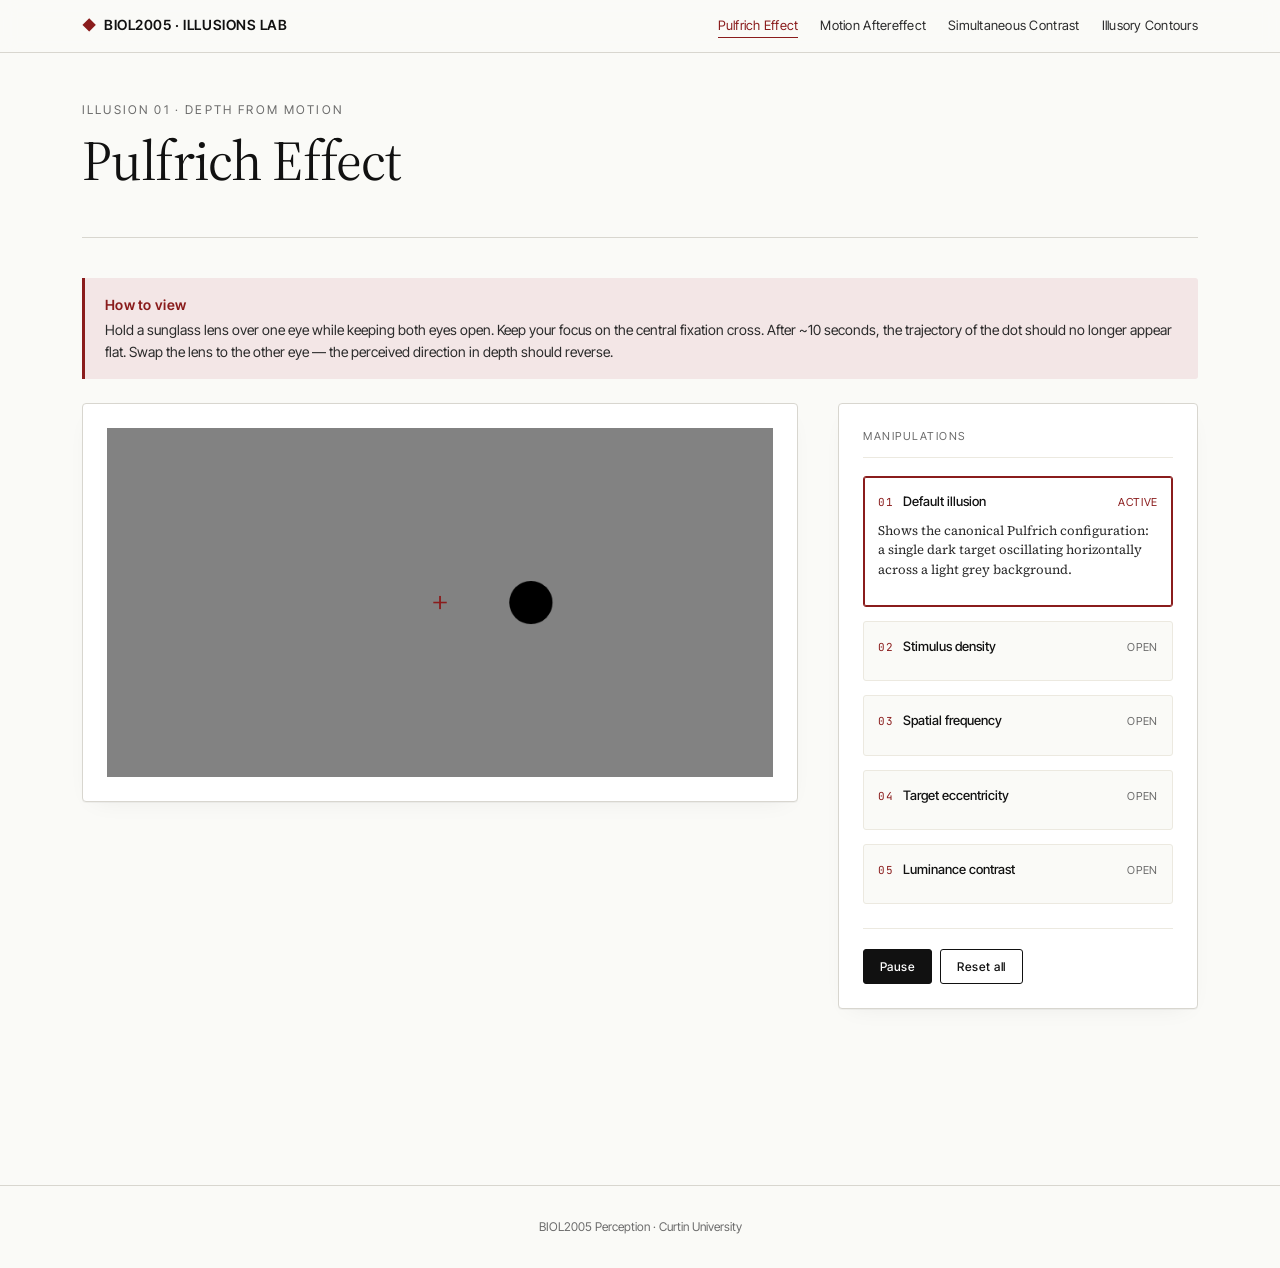
<file: pulfrich.html>
<!DOCTYPE html>
<html lang="en">
<head>
<meta charset="UTF-8">
<meta name="viewport" content="width=device-width, initial-scale=1.0">
<title>Pulfrich Effect · BIOL2005 Illusions Lab</title>
<link rel="preconnect" href="https://fonts.googleapis.com">
<link rel="preconnect" href="https://fonts.gstatic.com" crossorigin>
<link href="https://fonts.googleapis.com/css2?family=Source+Serif+4:ital,wght@0,400;0,500;1,400&family=Inter+Tight:wght@400;500;600&family=JetBrains+Mono:wght@400;500&display=swap" rel="stylesheet">
<link rel="stylesheet" href="styles.css">
<style>
  #pul-canvas { width: 100%; height: auto; display: block; background: #f4f4f4; }
  .experiment-block {
    background: #fafaf7;
    border: 1px solid var(--rule-soft);
    border-radius: 3px;
    padding: 14px;
    margin-bottom: 14px;
  }
  .experiment-block.active {
    background: #fff;
    border-color: var(--accent);
    box-shadow: 0 0 0 1px var(--accent) inset;
  }
  .experiment-block .exp-header {
    display: flex;
    align-items: baseline;
    justify-content: space-between;
    margin-bottom: 10px;
    cursor: pointer;
  }
  .experiment-block .exp-num {
    font-family: var(--mono);
    font-size: 11px;
    color: var(--accent);
    letter-spacing: 0.06em;
  }
  .experiment-block .exp-title {
    font-family: var(--sans);
    font-size: 13px;
    font-weight: 500;
    color: var(--ink);
    flex: 1;
    margin: 0 10px;
  }
  .experiment-block .exp-toggle {
    font-family: var(--sans);
    font-size: 11px;
    color: var(--muted);
    text-transform: uppercase;
    letter-spacing: 0.06em;
  }
  .experiment-block.active .exp-toggle { color: var(--accent); }
  .experiment-block .exp-body { display: none; }
  .experiment-block.active .exp-body { display: block; }
  .exp-explainer {
    font-family: var(--serif);
    font-size: 13px;
    line-height: 1.5;
    color: var(--ink-soft);
    margin-top: 12px;
    padding-top: 10px;
    border-top: 1px dashed var(--rule-soft);
  }
  .exp-explainer-only {
    margin-top: 0;
    padding-top: 0;
    border-top: none;
  }
</style>
</head>
<body>

<nav class="site-nav">
  <div class="nav-inner">
    <a href="index.html" class="nav-brand"><span>◆</span> BIOL2005 · Illusions Lab</a>
    <div class="nav-links">
      <a href="pulfrich.html">Pulfrich Effect</a>
      <a href="motion-aftereffect.html">Motion Aftereffect</a>
      <a href="simultaneous-contrast.html">Simultaneous Contrast</a>
      <a href="illusory-contours.html">Illusory Contours</a>
    </div>
  </div>
</nav>

<main class="page">

  <header class="page-header">
    <p class="eyebrow">Illusion 01 · Depth from Motion</p>
    <h1>Pulfrich Effect</h1>
    <p class="lede"></p>
  </header>

  <div class="viewing-note">
    <strong>How to view</strong>
    Hold a sunglass lens over one eye while keeping both eyes open. Keep your focus on the central fixation cross. After ~10 seconds, the trajectory of the dot should no longer appear flat. Swap the lens to the other eye — the perceived direction in depth should reverse.
  </div>

  <div class="illusion-grid">

    <div>
      <div class="stage">
        <canvas id="pul-canvas" width="800" height="420"></canvas>
      </div>
    </div>

    <aside class="controls">
      <p class="controls-title">Manipulations</p>

      <div class="experiment-block active" data-exp="1">
        <div class="exp-header">
          <span class="exp-num">01</span>
          <span class="exp-title">Default illusion</span>
          <span class="exp-toggle">Active</span>
        </div>
        <div class="exp-body">
          <p class="exp-explainer exp-explainer-only">Shows the canonical Pulfrich configuration: a single dark target oscillating horizontally across a light grey background.</p>
        </div>
      </div>

      <div class="experiment-block" data-exp="2">
        <div class="exp-header">
          <span class="exp-num">02</span>
          <span class="exp-title">Stimulus density</span>
          <span class="exp-toggle">Open</span>
        </div>
        <div class="exp-body">
          <div class="control-group" style="margin-bottom: 0;">
            <div class="control-label">
              <span>Number of targets</span>
              <span class="control-value" id="val-exp2">1</span>
            </div>
            <input type="range" id="exp2" min="1" max="80" value="1">
          </div>
          <p class="exp-explainer">Increasing density replaces the single target with multiple targets distributed across the stage. All targets move horizontally in the same direction at any given moment, sweeping back and forth in unison.</p>
        </div>
      </div>

      <div class="experiment-block" data-exp="3">
        <div class="exp-header">
          <span class="exp-num">03</span>
          <span class="exp-title">Spatial frequency</span>
          <span class="exp-toggle">Open</span>
        </div>
        <div class="exp-body">
          <div class="control-group" style="margin-bottom: 0;">
            <div class="control-label">
              <span>Spatial frequency</span>
              <span class="control-value" id="val-exp3">low</span>
            </div>
            <input type="range" id="exp3" min="0" max="100" value="10">
          </div>
          <p class="exp-explainer">The target is now a Gabor patch (a sinusoidal grating windowed by a Gaussian envelope). The slider varies the spatial frequency of the grating from low (broad stripes) to high (fine stripes) while keeping the patch size, mean luminance, and contrast constant.</p>
        </div>
      </div>

      <div class="experiment-block" data-exp="4">
        <div class="exp-header">
          <span class="exp-num">04</span>
          <span class="exp-title">Target eccentricity</span>
          <span class="exp-toggle">Open</span>
        </div>
        <div class="exp-body">
          <div class="control-group" style="margin-bottom: 0;">
            <div class="control-label">
              <span>Eccentricity</span>
              <span class="control-value" id="val-exp4">0 px</span>
            </div>
            <input type="range" id="exp4" min="-170" max="170" value="0">
          </div>
          <p class="exp-explainer">Keep your gaze on the red fixation cross at the centre of the stage throughout. The slider moves the target's motion path vertically relative to the fixation point: positive values send the target into the upper visual field, negative values into the lower. At zero, the target's path passes through the fixation cross.</p>
        </div>
      </div>

      <div class="experiment-block" data-exp="5">
        <div class="exp-header">
          <span class="exp-num">05</span>
          <span class="exp-title">Luminance contrast</span>
          <span class="exp-toggle">Open</span>
        </div>
        <div class="exp-body">
          <div class="control-group" style="margin-bottom: 0;">
            <div class="control-label">
              <span>Target luminance contrast</span>
              <span class="control-value" id="val-exp5">100%</span>
            </div>
            <input type="range" id="exp5" min="0" max="100" value="100">
          </div>
          <p class="exp-explainer">The target's colour changes from pure black (high luminance contrast against the grey background) toward a red whose physical luminance closely matches the background, so at low slider values the target differs from the background mainly in hue rather than brightness. Exact luminance matching depends on individual viewing and monitor calibration.</p>
        </div>
      </div>

      <div class="controls-footer">
        <div class="btn-row">
          <button class="btn" id="play-btn">Pause</button>
          <button class="btn btn-ghost" id="reset">Reset all</button>
        </div>
      </div>
    </aside>

  </div>

</main>

<footer class="site-footer">BIOL2005 Perception · Curtin University</footer>

<script>
document.querySelectorAll('.nav-links a').forEach(a => {
  if (a.getAttribute('href') === location.pathname.split('/').pop()) a.classList.add('active');
});

const canvas = document.getElementById('pul-canvas');
const ctx = canvas.getContext('2d');
const W = 800, H = 420;
const CX = W/2, CY = H/2;

// Background luminance kept constant across all experiments. Mid-grey (130/255) so
// that an orange-red isoluminant target is physically achievable in sRGB.
const BG_LUM = 130;
const BG_COLOR = `rgb(${BG_LUM},${BG_LUM},${BG_LUM})`;

// Fixed motion parameters: amplitude and base frequency are constant across all experiments.
const AMPLITUDE = 300;        // peak-to-peak swing distance in px
const BASE_FREQ_HZ = 0.9;     // ~0.9 Hz pendulum frequency (brisk)
const TARGET_SIZE = 26;       // radius of canonical target

// Deterministic PRNG for stable target field positions
function mulberry32(seed) {
  return function() {
    seed |= 0; seed = seed + 0x6D2B79F5 | 0;
    let t = Math.imul(seed ^ seed >>> 15, 1 | seed);
    t = t + Math.imul(t ^ t >>> 7, 61 | t) ^ t;
    return ((t ^ t >>> 14) >>> 0) / 4294967296;
  };
}

// Pre-generate target positions for the density experiment (deterministic).
// Each dot has a BASE position scattered across the stage; all dots share a
// common horizontal motion offset driven by the master phase, so the entire
// field translates left/right in unison.
const FIELD_DOTS = (() => {
  const rng = mulberry32(7);
  const dots = [];
  for (let i = 0; i < 80; i++) {
    dots.push({
      xFrac: rng(),               // 0..1 base horizontal position
      yFrac: rng(),               // 0..1 vertical position
    });
  }
  return dots;
})();

// ===========================================================================
// RENDERERS
// ===========================================================================

function clearStage() {
  ctx.fillStyle = BG_COLOR;
  ctx.fillRect(0, 0, W, H);
}

function drawFixationCross() {
  ctx.strokeStyle = '#8a1c1c';
  ctx.lineWidth = 2;
  ctx.beginPath();
  ctx.moveTo(CX - 8, CY);
  ctx.lineTo(CX + 8, CY);
  ctx.moveTo(CX, CY - 8);
  ctx.lineTo(CX, CY + 8);
  ctx.stroke();
}

// Phase of the master oscillator at time t (seconds)
function masterPhase(t) {
  return 2 * Math.PI * BASE_FREQ_HZ * t;
}

// Horizontal position (sinusoidal pendulum) at time t
function targetX(t, phaseOffset = 0) {
  return CX + (AMPLITUDE / 2) * Math.sin(masterPhase(t) + phaseOffset);
}

// --- Default & density ---
function renderDefault(t, nTargets = 1) {
  clearStage();
  drawFixationCross();
  ctx.fillStyle = '#000';
  if (nTargets === 1) {
    ctx.beginPath();
    ctx.arc(targetX(t), CY, TARGET_SIZE, 0, Math.PI * 2);
    ctx.fill();
  } else {
    // Multiple targets distributed across the stage; the entire field translates
    // horizontally in unison so all targets move in the same direction at any
    // instant. The motion offset is derived from the master phase.
    const r = Math.max(6, TARGET_SIZE - Math.floor(nTargets / 6));
    const offset = (AMPLITUDE / 2) * Math.sin(masterPhase(t));
    // Restrict base positions so the field stays within the stage after offset.
    const margin = r + AMPLITUDE / 2;
    for (let i = 0; i < nTargets; i++) {
      const dot = FIELD_DOTS[i];
      const baseX = margin + dot.xFrac * (W - 2 * margin);
      const y = 40 + dot.yFrac * (H - 80);
      ctx.beginPath();
      ctx.arc(baseX + offset, y, r, 0, Math.PI * 2);
      ctx.fill();
    }
  }
}

// --- Gabor patch ---
// Renders an offscreen Gabor patch image data into an offscreen canvas, then
// draws it onto the main canvas. We cache the offscreen by sfKey so we don't
// regenerate every frame.
const GABOR_CACHE = new Map();
const GABOR_SIZE = 90;          // patch diameter (px)
const GABOR_SIGMA = 18;         // Gaussian SD in px

function getGaborCanvas(cyclesPerPatch) {
  const key = cyclesPerPatch.toFixed(3);
  if (GABOR_CACHE.has(key)) return GABOR_CACHE.get(key);
  const off = document.createElement('canvas');
  off.width = GABOR_SIZE; off.height = GABOR_SIZE;
  const offCtx = off.getContext('2d');
  const img = offCtx.createImageData(GABOR_SIZE, GABOR_SIZE);
  // sf in cycles per pixel
  const sf = cyclesPerPatch / GABOR_SIZE;
  const cx = GABOR_SIZE / 2, cy = GABOR_SIZE / 2;
  const sigma2 = 2 * GABOR_SIGMA * GABOR_SIGMA;
  for (let y = 0; y < GABOR_SIZE; y++) {
    for (let x = 0; x < GABOR_SIZE; x++) {
      const dx = x - cx, dy = y - cy;
      const env = Math.exp(-(dx*dx + dy*dy) / sigma2);
      const carrier = Math.cos(2 * Math.PI * sf * dx);  // vertical grating
      // Luminance: background ± env * carrier * amplitude
      // Use amplitude = BG_LUM so at env=1, carrier=±1, lum hits 0 or 2*BG (clamped).
      let lum = BG_LUM + env * carrier * BG_LUM;
      lum = Math.max(0, Math.min(255, lum));
      // Alpha follows the envelope: outside the envelope, pixel is transparent so
      // the background grey shows through. This avoids a visible patch boundary.
      const alpha = Math.round(env * 255);
      const px = (y * GABOR_SIZE + x) * 4;
      img.data[px]   = lum;
      img.data[px+1] = lum;
      img.data[px+2] = lum;
      img.data[px+3] = alpha;
    }
  }
  offCtx.putImageData(img, 0, 0);
  GABOR_CACHE.set(key, off);
  return off;
}

function renderGabor(t, cyclesPerPatch) {
  clearStage();
  drawFixationCross();
  const gabor = getGaborCanvas(cyclesPerPatch);
  const x = targetX(t);
  ctx.drawImage(gabor, x - GABOR_SIZE/2, CY - GABOR_SIZE/2);
}

// --- Eccentricity ---
// Positive slider values move the target into the UPPER visual field (canvas y
// smaller); negative values into the LOWER. Zero places the target on the same
// horizontal line as the fixation cross.
function renderEccentric(t, eccentricityPx) {
  clearStage();
  drawFixationCross();
  ctx.fillStyle = '#000';
  ctx.beginPath();
  ctx.arc(targetX(t), CY - eccentricityPx, TARGET_SIZE, 0, Math.PI * 2);
  ctx.fill();
}

// --- Luminance contrast (toward isoluminance) ---
// Slider value 100 → pure black target (rgb 0,0,0). High achromatic contrast.
// Slider value 0   → red target (rgb 255, 30, 0) whose linear sRGB luminance
// closely matches the background grey (Y ≈ 0.22). At isoluminance, the target
// differs from the background mainly in hue, not brightness.
// Note: the precise match depends on monitor calibration and the viewer's eye;
// students sensitive to small luminance differences may still see some contrast.
function renderLumContrast(t, contrastPct) {
  clearStage();
  drawFixationCross();
  const f = contrastPct / 100;     // 1 at high contrast, 0 at isoluminant
  // Interpolate from (255, 30, 0) at f=0 toward (0,0,0) at f=1
  const r = Math.round(255 * (1 - f));
  const g = Math.round(30 * (1 - f));
  const b = 0;
  ctx.fillStyle = `rgb(${r},${g},${b})`;
  ctx.beginPath();
  ctx.arc(targetX(t), CY, TARGET_SIZE, 0, Math.PI * 2);
  ctx.fill();
}

// ===========================================================================
// EXPERIMENT MANAGEMENT
// ===========================================================================

let activeExp = 1;
let playing = true;
let startTime = performance.now();
let pausedAt = 0;

function setActive(n) {
  activeExp = n;
  document.querySelectorAll('.experiment-block').forEach(b => {
    const exp = +b.getAttribute('data-exp');
    if (exp === n) {
      b.classList.add('active');
      b.querySelector('.exp-toggle').textContent = 'Active';
    } else {
      b.classList.remove('active');
      b.querySelector('.exp-toggle').textContent = 'Open';
    }
  });
  // Render once immediately so the stage updates even if the animation is paused.
  renderCurrent(playing ? (performance.now() - startTime) / 1000 : (pausedAt - startTime) / 1000);
}

function renderCurrent(t) {
  if (activeExp === 1) {
    renderDefault(t, 1);
  } else if (activeExp === 2) {
    const n = +document.getElementById('exp2').value;
    renderDefault(t, n);
  } else if (activeExp === 3) {
    renderGabor(t, getCyclesPerPatch());
  } else if (activeExp === 4) {
    const e = +document.getElementById('exp4').value;
    renderEccentric(t, e);
  } else if (activeExp === 5) {
    const c = +document.getElementById('exp5').value;
    renderLumContrast(t, c);
  }
}

function updateLabels() {
  const v2 = +document.getElementById('exp2').value;
  document.getElementById('val-exp2').textContent = v2 + (v2 === 1 ? ' target' : ' targets');

  const v3 = +document.getElementById('exp3').value;
  // Map slider 0..100 → cycles per patch in a perceptually meaningful range.
  // Roughly: 0 = 0.5 cyc/patch (very low), 100 = 10 cyc/patch (high).
  const cpp = 0.5 + (v3 / 100) * 9.5;
  document.getElementById('val-exp3').textContent = cpp.toFixed(1) + ' c/patch';

  const v4 = +document.getElementById('exp4').value;
  const sign4 = v4 > 0 ? '+' : '';
  document.getElementById('val-exp4').textContent = sign4 + v4 + ' px';

  const v5 = +document.getElementById('exp5').value;
  document.getElementById('val-exp5').textContent = v5 + '%';
}

function getCyclesPerPatch() {
  const v = +document.getElementById('exp3').value;
  return 0.5 + (v / 100) * 9.5;
}

function frame(now) {
  if (!playing) {
    requestAnimationFrame(frame);
    return;
  }
  const t = (now - startTime) / 1000;
  renderCurrent(t);
  requestAnimationFrame(frame);
}

// Wire up experiment headers
document.querySelectorAll('.experiment-block .exp-header').forEach(h => {
  h.addEventListener('click', () => {
    const n = +h.parentElement.getAttribute('data-exp');
    setActive(n);
  });
});

// Wire up sliders: input activates the corresponding experiment and updates label
['exp2','exp3','exp4','exp5'].forEach(id => {
  document.getElementById(id).addEventListener('input', () => {
    updateLabels();
    setActive(+id.replace('exp',''));   // setActive also triggers a render
  });
});

// Play / pause
document.getElementById('play-btn').addEventListener('click', () => {
  const btn = document.getElementById('play-btn');
  if (playing) {
    playing = false;
    pausedAt = performance.now();
    btn.textContent = 'Play';
  } else {
    startTime += (performance.now() - pausedAt);
    playing = true;
    btn.textContent = 'Pause';
  }
});

document.getElementById('reset').addEventListener('click', () => {
  document.getElementById('exp2').value = 1;
  document.getElementById('exp3').value = 10;
  document.getElementById('exp4').value = 0;
  document.getElementById('exp5').value = 100;
  updateLabels();
  setActive(1);
});

updateLabels();
requestAnimationFrame(frame);
</script>

</body>
</html>
</file>
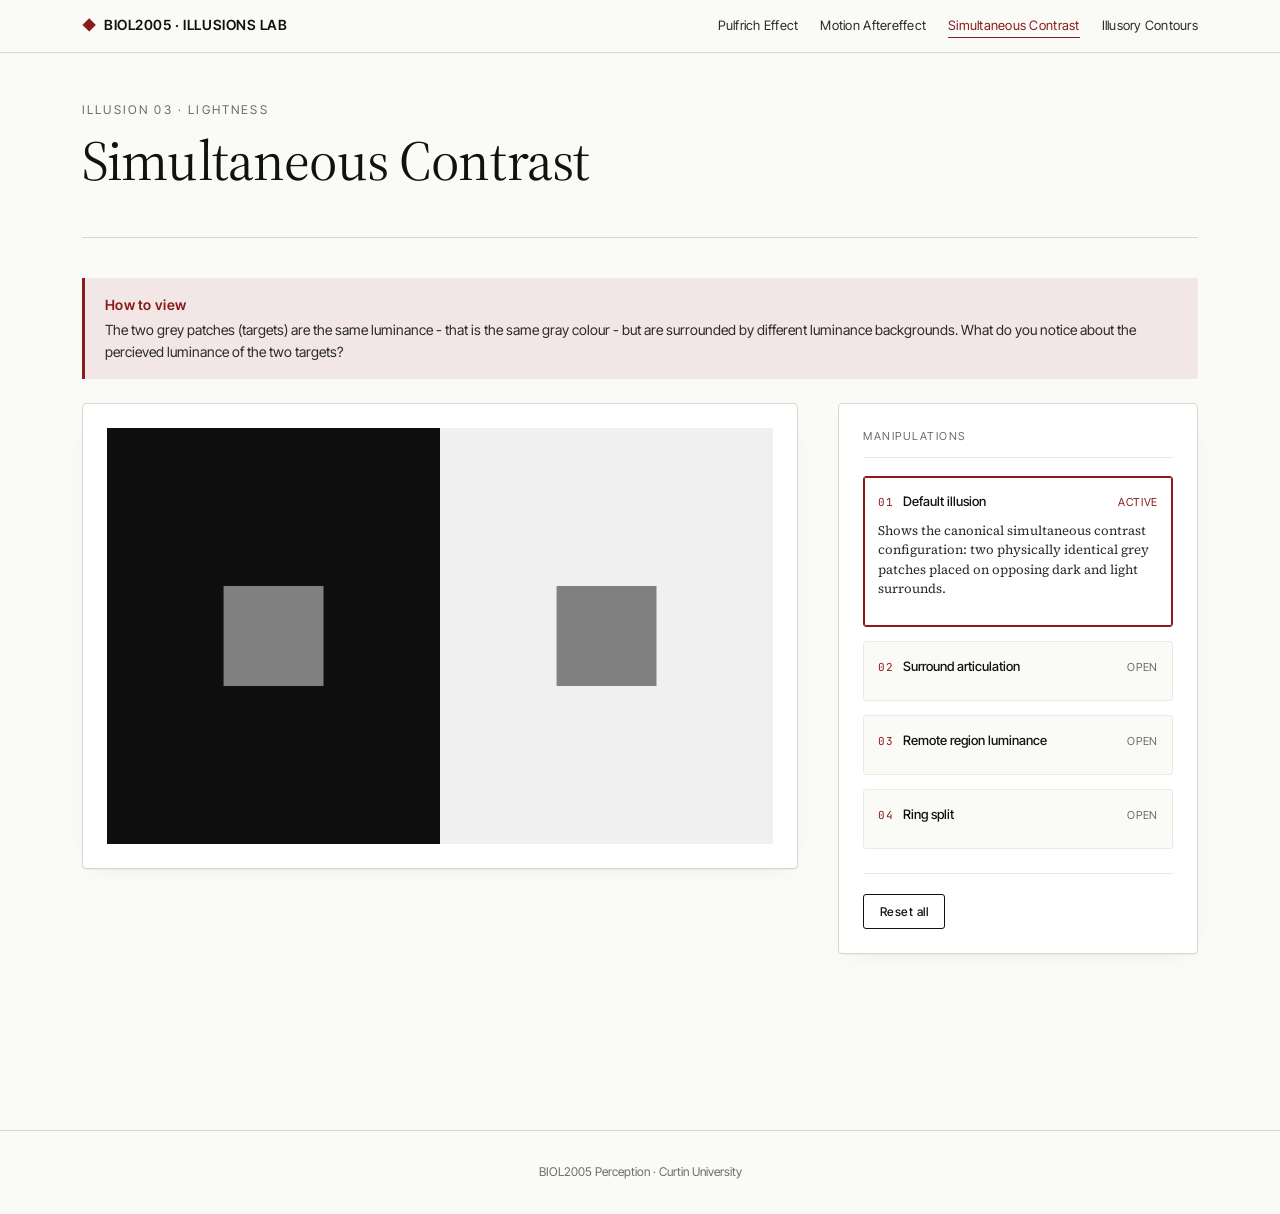
<file: simultaneous-contrast.html>
<!DOCTYPE html>
<html lang="en">
<head>
<meta charset="UTF-8">
<meta name="viewport" content="width=device-width, initial-scale=1.0">
<title>Simultaneous Contrast · BIOL2005 Illusions Lab</title>
<link rel="preconnect" href="https://fonts.googleapis.com">
<link rel="preconnect" href="https://fonts.gstatic.com" crossorigin>
<link href="https://fonts.googleapis.com/css2?family=Source+Serif+4:ital,wght@0,400;0,500;1,400&family=Inter+Tight:wght@400;500;600&family=JetBrains+Mono:wght@400;500&display=swap" rel="stylesheet">
<link rel="stylesheet" href="styles.css">
<style>
  #sc-canvas {
    width: 100%;
    height: auto;
    display: block;
    background: #fff;
  }
  .experiment-block {
    background: #fafaf7;
    border: 1px solid var(--rule-soft);
    border-radius: 3px;
    padding: 14px;
    margin-bottom: 14px;
  }
  .experiment-block.active {
    background: #fff;
    border-color: var(--accent);
    box-shadow: 0 0 0 1px var(--accent) inset;
  }
  .experiment-block .exp-header {
    display: flex;
    align-items: baseline;
    justify-content: space-between;
    margin-bottom: 10px;
    cursor: pointer;
  }
  .experiment-block .exp-num {
    font-family: var(--mono);
    font-size: 11px;
    color: var(--accent);
    letter-spacing: 0.06em;
  }
  .experiment-block .exp-title {
    font-family: var(--sans);
    font-size: 13px;
    font-weight: 500;
    color: var(--ink);
    flex: 1;
    margin: 0 10px;
  }
  .experiment-block .exp-toggle {
    font-family: var(--sans);
    font-size: 11px;
    color: var(--muted);
    text-transform: uppercase;
    letter-spacing: 0.06em;
  }
  .experiment-block.active .exp-toggle { color: var(--accent); }
  .experiment-block .exp-body { display: none; }
  .experiment-block.active .exp-body { display: block; }
  .exp-explainer {
    font-family: var(--serif);
    font-size: 13px;
    line-height: 1.5;
    color: var(--ink-soft);
    margin-top: 12px;
    padding-top: 10px;
    border-top: 1px dashed var(--rule-soft);
  }
  .exp-explainer-only {
    margin-top: 0;
    padding-top: 0;
    border-top: none;
  }
</style>
</head>
<body>

<nav class="site-nav">
  <div class="nav-inner">
    <a href="index.html" class="nav-brand"><span>◆</span> BIOL2005 · Illusions Lab</a>
    <div class="nav-links">
      <a href="pulfrich.html">Pulfrich Effect</a>
      <a href="motion-aftereffect.html">Motion Aftereffect</a>
      <a href="simultaneous-contrast.html">Simultaneous Contrast</a>
      <a href="illusory-contours.html">Illusory Contours</a>
    </div>
  </div>
</nav>

<main class="page">

  <header class="page-header">
    <p class="eyebrow">Illusion 03 · Lightness</p>
    <h1>Simultaneous Contrast</h1>
    <p class="lede"></p>
  </header>

  <div class="viewing-note">
    <strong>How to view</strong>
    The two grey patches (targets) are the same luminance - that is the same gray colour - but are surrounded by different luminance backgrounds. What do you notice about the percieved luminance of the two targets? 
  </div>

  <div class="illusion-grid">

    <div>
      <div class="stage">
        <canvas id="sc-canvas" width="800" height="500"></canvas>
      </div>
    </div>

    <aside class="controls">
      <p class="controls-title">Manipulations</p>

      <div class="experiment-block active" data-exp="1">
        <div class="exp-header">
          <span class="exp-num">01</span>
          <span class="exp-title">Default illusion</span>
          <span class="exp-toggle">Active</span>
        </div>
        <div class="exp-body">
          <p class="exp-explainer exp-explainer-only">Shows the canonical simultaneous contrast configuration: two physically identical grey patches placed on opposing dark and light surrounds.</p>
        </div>
      </div>

      <div class="experiment-block" data-exp="2">
        <div class="exp-header">
          <span class="exp-num">02</span>
          <span class="exp-title">Surround articulation</span>
          <span class="exp-toggle">Open</span>
        </div>
        <div class="exp-body">
          <div class="control-group" style="margin-bottom: 0;">
            <div class="control-label">
              <span>Articulation</span>
              <span class="control-value" id="val-exp2">0</span>
            </div>
            <input type="range" id="exp2" min="0" max="120" value="0">
          </div>
          <p class="exp-explainer">Increasing articulation adds randomly sized and randomly shaded rectangles to the light (right) surround. The base luminance of both surrounds and the grey value of the two central patches remain unchanged.</p>
        </div>
      </div>

      <div class="experiment-block" data-exp="3">
        <div class="exp-header">
          <span class="exp-num">03</span>
          <span class="exp-title">Remote region luminance</span>
          <span class="exp-toggle">Open</span>
        </div>
        <div class="exp-body">
          <div class="control-group" style="margin-bottom: 0;">
            <div class="control-label">
              <span>Outer region luminance</span>
              <span class="control-value" id="val-exp3">50%</span>
            </div>
            <input type="range" id="exp3" min="0" max="255" value="128">
          </div>
          <p class="exp-explainer">The slider varies the luminance of the outer region around the right-hand patch. The central patch and its immediate surround are held constant; only the more distant background changes. The left-hand configuration is held constant as a reference.</p>
        </div>
      </div>

      <div class="experiment-block" data-exp="4">
        <div class="exp-header">
          <span class="exp-num">04</span>
          <span class="exp-title">Ring split</span>
          <span class="exp-toggle">Open</span>
        </div>
        <div class="exp-body">
          <div class="control-group" style="margin-bottom: 0;">
            <div class="control-label">
              <span>Split offset</span>
              <span class="control-value" id="val-exp4">0%</span>
            </div>
            <input type="range" id="exp4" min="0" max="100" value="0">
          </div>
          <p class="exp-explainer">The slider pulls the two halves of the ring apart vertically. At zero, the ring is a single unbroken annulus; at maximum, the upper and lower halves have separated and slid across the dark/light boundary in opposite directions.</p>
        </div>
      </div>

      <div class="controls-footer">
        <div class="btn-row">
          <button class="btn btn-ghost" id="reset">Reset all</button>
        </div>
      </div>
    </aside>

  </div>

</main>

<footer class="site-footer">BIOL2005 Perception · Curtin University</footer>

<script>
document.querySelectorAll('.nav-links a').forEach(a => {
  if (a.getAttribute('href') === location.pathname.split('/').pop()) a.classList.add('active');
});

const canvas = document.getElementById('sc-canvas');
const ctx = canvas.getContext('2d');
const W = 800, H = 500;
const PATCH_VAL = 128;   // identical grey for all comparison patches across all experiments

function toHex(v) {
  v = Math.max(0, Math.min(255, Math.round(v)));
  return '#' + v.toString(16).padStart(2, '0').repeat(3);
}

// Deterministic seeded PRNG so articulation patterns are stable as the slider moves
function mulberry32(seed) {
  return function() {
    seed |= 0; seed = seed + 0x6D2B79F5 | 0;
    let t = Math.imul(seed ^ seed >>> 15, 1 | seed);
    t = t + Math.imul(t ^ t >>> 7, 61 | t) ^ t;
    return ((t ^ t >>> 14) >>> 0) / 4294967296;
  };
}

// ===========================================================================
// EXPERIMENT 01: Surround articulation
// ===========================================================================
// Two side-by-side panels: left = dark background, right = light background.
// Identical mid-grey central patches.
// As articulation increases, additional rectangles of varied size, position, and
// luminance are added to BOTH surrounds. The central patches remain fully visible
// (drawn on top). At articulation = 0 the configuration reduces to the classic
// simultaneous contrast layout.
function renderExp1(nRects) {
  // Base surrounds (classic layout at articulation = 0)
  ctx.fillStyle = toHex(15);
  ctx.fillRect(0, 0, W/2, H);
  ctx.fillStyle = toHex(240);
  ctx.fillRect(W/2, 0, W/2, H);

  // Articulation rectangles: drawn on the RIGHT (white) side only, covering the
  // entire background. The central patch is drawn LAST (on top), so rectangles
  // may be placed under the patch without visually obscuring it.
  // Clip to the right half so rectangles placed near the panel boundary don't
  // spill onto the left (dark) side.
  ctx.save();
  ctx.beginPath();
  ctx.rect(W/2, 0, W/2, H);
  ctx.clip();
  const rng = mulberry32(202);
  for (let i = 0; i < nRects; i++) {
    // Random size: 25–110 in each dimension
    const rw = Math.round(25 + rng() * 85);
    const rh = Math.round(25 + rng() * 85);
    // Random position. Allow rectangles to extend slightly off the right
    // panel's edges so the boundaries are densely covered too. Clipping
    // ensures they never spill onto the left half.
    const rx = Math.round(W/2 - rw/3 + rng() * (W/2 + rw/3 * 2 - rw));
    const ry = Math.round(-rh/3 + rng() * (H + rh/3 * 2 - rh));
    // Random luminance — broadly darker than the near-white background,
    // skewed toward mid-to-light values with some dark outliers.
    const u = rng();
    const lum = Math.round(255 - 25 - Math.pow(u, 1.3) * 220);
    ctx.fillStyle = toHex(lum);
    ctx.fillRect(rx, ry, rw, rh);
  }
  ctx.restore();

  // Central patches — drawn last, on top of any articulation rectangles.
  ctx.fillStyle = toHex(PATCH_VAL);
  ctx.fillRect(W/4 - 60, H/2 - 60, 120, 120);
  ctx.fillRect(3*W/4 - 60, H/2 - 60, 120, 120);
}

// ===========================================================================
// EXPERIMENT 02: Remote region luminance (anchoring vs lateral inhibition)
// ===========================================================================
// Two side-by-side panels. Each panel: central patch, an immediate surround of
// constant luminance, and a REMOTE outer region.
// Left panel: remote region held at mid-grey (the reference).
// Right panel: remote region varies with the slider.
// Patches and immediate surrounds are IDENTICAL in both panels.
// Lateral inhibition at the patch's receptive-field scale predicts no effect of
// the remote region. Anchoring theory / Wallach's ratio principle predicts an
// effect mediated by the highest-luminance anchor in the scene.
function renderExp2(remoteLum) {
  ctx.fillStyle = '#fff';
  ctx.fillRect(0, 0, W, H);
  const immediateLum = 50;      // constant
  const refRemote = 128;        // reference (left panel)
  const panels = [
    { cx: W/4,   remote: refRemote },
    { cx: 3*W/4, remote: +remoteLum }
  ];
  for (const p of panels) {
    // Outer/remote (full panel)
    ctx.fillStyle = toHex(p.remote);
    ctx.fillRect(p.cx - W/4, 0, W/2, H);
    // Immediate surround: inner rectangle (220×220) centred
    ctx.fillStyle = toHex(immediateLum);
    ctx.fillRect(p.cx - 110, H/2 - 110, 220, 220);
    // Central patch: 80×80
    ctx.fillStyle = toHex(PATCH_VAL);
    ctx.fillRect(p.cx - 40, H/2 - 40, 80, 80);
  }
}

// ===========================================================================
// EXPERIMENT 03: Koffka ring split (junction/belongingness)
// ===========================================================================
// A grey ring spans a half-dark / half-light background.
// At 0% split, the ring is intact and appears as one uniform shade despite the
// dark/light context discontinuity behind it.
// As the slider increases, the ring is broken along the dark/light boundary
// and its two halves slide apart. With the halves now perceived as separate
// objects, local simultaneous contrast dominates: the half on the dark side
// looks lighter, the half on the light side looks darker, even though both
// are physically identical.
function renderExp3(splitPct) {
  ctx.fillStyle = toHex(40);
  ctx.fillRect(0, 0, W/2, H);
  ctx.fillStyle = toHex(220);
  ctx.fillRect(W/2, 0, W/2, H);

  const cx = W/2, cy = H/2;
  const outerR = 130, innerR = 80;
  const ringLum = PATCH_VAL;
  const split = (splitPct / 100) * 50;

  function drawHalfRing(side) {
    const yOffset = side === 'left' ? -split : split;
    ctx.fillStyle = toHex(ringLum);
    ctx.beginPath();
    if (side === 'left') {
      ctx.arc(cx, cy + yOffset, outerR, Math.PI/2, 3*Math.PI/2);
      ctx.arc(cx, cy + yOffset, innerR, 3*Math.PI/2, Math.PI/2, true);
    } else {
      ctx.arc(cx, cy + yOffset, outerR, 3*Math.PI/2, Math.PI/2);
      ctx.arc(cx, cy + yOffset, innerR, Math.PI/2, 3*Math.PI/2, true);
    }
    ctx.closePath();
    ctx.fill();
  }
  drawHalfRing('left');
  drawHalfRing('right');
}

// ===========================================================================
// EXPERIMENT MANAGEMENT
// ===========================================================================

let activeExp = 1;

function setActive(n) {
  activeExp = n;
  document.querySelectorAll('.experiment-block').forEach(b => {
    const exp = +b.getAttribute('data-exp');
    if (exp === n) {
      b.classList.add('active');
      b.querySelector('.exp-toggle').textContent = 'Active';
    } else {
      b.classList.remove('active');
      b.querySelector('.exp-toggle').textContent = 'Open';
    }
  });
  render();
}

function render() {
  if (activeExp === 1) {
    // Default illusion: articulation = 0 (classic configuration).
    renderExp1(0);
  } else if (activeExp === 2) {
    const v = +document.getElementById('exp2').value;
    renderExp1(v);   // articulation renderer
    document.getElementById('val-exp2').textContent = v + (v === 1 ? ' rect' : ' rects');
  } else if (activeExp === 3) {
    const v = +document.getElementById('exp3').value;
    renderExp2(v);   // remote-region renderer
    document.getElementById('val-exp3').textContent = Math.round((v/255)*100) + '%';
  } else if (activeExp === 4) {
    const v = +document.getElementById('exp4').value;
    renderExp3(v);   // ring-split renderer
    document.getElementById('val-exp4').textContent = v + '%';
  }
}

// Wire up experiment headers (click to activate)
document.querySelectorAll('.experiment-block .exp-header').forEach(h => {
  h.addEventListener('click', () => {
    const n = +h.parentElement.getAttribute('data-exp');
    setActive(n);
  });
});

// Wire up sliders (input → activate that experiment + render)
['exp2','exp3','exp4'].forEach(id => {
  document.getElementById(id).addEventListener('input', () => {
    setActive(+id.replace('exp',''));
  });
});

document.getElementById('reset').addEventListener('click', () => {
  document.getElementById('exp2').value = 0;
  document.getElementById('exp3').value = 128;
  document.getElementById('exp4').value = 0;
  setActive(1);
});

setActive(1);
</script>

</body>
</html>
</file>
<file: styles.css>
/* ============================================================
   BIOL2005 Illusions — Shared stylesheet
   Clean, neutral academic aesthetic
   ============================================================ */

:root {
  --ink:        #111111;
  --ink-soft:   #2b2b2b;
  --paper:      #fafaf7;
  --rule:       #d8d6cf;
  --rule-soft:  #ece9e0;
  --muted:      #6b6b6b;
  --accent:     #8a1c1c;     /* deep oxblood — single accent */
  --accent-soft: #f3e6e6;
  --shadow:     0 1px 0 rgba(17,17,17,0.04), 0 8px 24px -12px rgba(17,17,17,0.08);
  --serif: "Source Serif 4", "Source Serif Pro", "EB Garamond", Georgia, "Times New Roman", serif;
  --sans:  "Inter Tight", -apple-system, BlinkMacSystemFont, "Helvetica Neue", Arial, sans-serif;
  --mono:  "JetBrains Mono", ui-monospace, "SF Mono", Menlo, Consolas, monospace;
}

* { box-sizing: border-box; }

html, body {
  margin: 0;
  padding: 0;
  background: var(--paper);
  color: var(--ink);
  font-family: var(--serif);
  font-size: 17px;
  line-height: 1.55;
  -webkit-font-smoothing: antialiased;
  text-rendering: optimizeLegibility;
}

/* ---------- Navigation ---------- */
.site-nav {
  border-bottom: 1px solid var(--rule);
  background: var(--paper);
  position: sticky;
  top: 0;
  z-index: 50;
  backdrop-filter: blur(8px);
  background: rgba(250, 250, 247, 0.88);
}
.nav-inner {
  max-width: 1180px;
  margin: 0 auto;
  padding: 14px 32px;
  display: flex;
  align-items: baseline;
  justify-content: space-between;
  gap: 32px;
  flex-wrap: wrap;
}
.nav-brand {
  font-family: var(--sans);
  font-weight: 600;
  font-size: 14px;
  letter-spacing: 0.04em;
  text-transform: uppercase;
  color: var(--ink);
  text-decoration: none;
}
.nav-brand span {
  color: var(--accent);
  margin-right: 4px;
}
.nav-links {
  display: flex;
  gap: 22px;
  font-family: var(--sans);
  font-size: 13px;
  letter-spacing: 0.02em;
  flex-wrap: wrap;
}
.nav-links a {
  color: var(--ink-soft);
  text-decoration: none;
  padding-bottom: 2px;
  border-bottom: 1px solid transparent;
  transition: border-color 0.15s ease, color 0.15s ease;
}
.nav-links a:hover {
  color: var(--accent);
  border-bottom-color: var(--accent);
}
.nav-links a.active {
  color: var(--accent);
  border-bottom-color: var(--accent);
}

/* ---------- Page layout ---------- */
.page {
  max-width: 1180px;
  margin: 0 auto;
  padding: 48px 32px 96px;
}

.page-header {
  border-bottom: 1px solid var(--rule);
  padding-bottom: 28px;
  margin-bottom: 40px;
}

.eyebrow {
  font-family: var(--sans);
  font-size: 12px;
  letter-spacing: 0.18em;
  text-transform: uppercase;
  color: var(--muted);
  margin: 0 0 12px;
}

h1 {
  font-family: var(--serif);
  font-weight: 400;
  font-size: clamp(36px, 5vw, 56px);
  line-height: 1.05;
  letter-spacing: -0.015em;
  margin: 0;
}

h2 {
  font-family: var(--serif);
  font-weight: 500;
  font-size: 24px;
  letter-spacing: -0.01em;
  margin: 0 0 12px;
}

h3 {
  font-family: var(--sans);
  font-weight: 600;
  font-size: 13px;
  letter-spacing: 0.06em;
  text-transform: uppercase;
  color: var(--muted);
  margin: 0 0 10px;
}

.lede {
  font-size: 19px;
  line-height: 1.5;
  color: var(--ink-soft);
  max-width: 70ch;
  margin: 18px 0 0;
}

p { max-width: 70ch; }

/* ---------- Illusion page two-column layout ---------- */
.illusion-grid {
  display: grid;
  grid-template-columns: minmax(0, 1fr) 360px;
  gap: 40px;
  align-items: start;
}
@media (max-width: 900px) {
  .illusion-grid { grid-template-columns: 1fr; }
}

.stage {
  background: #ffffff;
  border: 1px solid var(--rule);
  border-radius: 4px;
  padding: 24px;
  box-shadow: var(--shadow);
  position: relative;
  overflow: hidden;
}
.stage-canvas {
  width: 100%;
  display: block;
  background: #fff;
}
.stage-note {
  margin-top: 14px;
  font-family: var(--sans);
  font-size: 12px;
  letter-spacing: 0.02em;
  color: var(--muted);
  line-height: 1.5;
}

/* ---------- Controls panel ---------- */
.controls {
  background: #ffffff;
  border: 1px solid var(--rule);
  border-radius: 4px;
  padding: 24px;
  box-shadow: var(--shadow);
  position: sticky;
  top: 80px;
}
@media (max-width: 900px) {
  .controls { position: static; }
}

.controls-title {
  font-family: var(--sans);
  font-size: 11px;
  letter-spacing: 0.14em;
  text-transform: uppercase;
  color: var(--muted);
  margin: 0 0 18px;
  padding-bottom: 12px;
  border-bottom: 1px solid var(--rule-soft);
}

.control-group {
  margin-bottom: 22px;
}
.control-group:last-child { margin-bottom: 0; }

.control-label {
  display: flex;
  justify-content: space-between;
  align-items: baseline;
  font-family: var(--sans);
  font-size: 13px;
  font-weight: 500;
  color: var(--ink);
  margin-bottom: 8px;
}
.control-value {
  font-family: var(--mono);
  font-size: 12px;
  color: var(--accent);
  font-weight: 500;
}

/* Slider */
input[type="range"] {
  width: 100%;
  -webkit-appearance: none;
  appearance: none;
  height: 4px;
  background: var(--rule);
  border-radius: 2px;
  outline: none;
  margin: 0;
}
input[type="range"]::-webkit-slider-thumb {
  -webkit-appearance: none;
  appearance: none;
  width: 16px;
  height: 16px;
  border-radius: 50%;
  background: var(--accent);
  cursor: pointer;
  border: 2px solid #fff;
  box-shadow: 0 1px 4px rgba(0,0,0,0.18);
  transition: transform 0.1s ease;
}
input[type="range"]::-webkit-slider-thumb:hover { transform: scale(1.15); }
input[type="range"]::-moz-range-thumb {
  width: 16px;
  height: 16px;
  border-radius: 50%;
  background: var(--accent);
  cursor: pointer;
  border: 2px solid #fff;
  box-shadow: 0 1px 4px rgba(0,0,0,0.18);
}

/* Segmented control (radio group as buttons) */
.segmented {
  display: flex;
  border: 1px solid var(--rule);
  border-radius: 3px;
  overflow: hidden;
}
.segmented input { display: none; }
.segmented label {
  flex: 1;
  text-align: center;
  padding: 8px 10px;
  font-family: var(--sans);
  font-size: 12px;
  cursor: pointer;
  background: #fff;
  border-right: 1px solid var(--rule);
  color: var(--ink-soft);
  transition: background 0.12s ease, color 0.12s ease;
  user-select: none;
}
.segmented label:last-child { border-right: none; }
.segmented label:hover { background: var(--rule-soft); }
.segmented input:checked + label {
  background: var(--ink);
  color: #fff;
}

/* Buttons */
.btn {
  font-family: var(--sans);
  font-size: 12px;
  letter-spacing: 0.04em;
  font-weight: 500;
  padding: 9px 16px;
  border: 1px solid var(--ink);
  background: var(--ink);
  color: #fff;
  cursor: pointer;
  border-radius: 3px;
  transition: background 0.15s ease, color 0.15s ease;
}
.btn:hover { background: var(--accent); border-color: var(--accent); }
.btn-ghost {
  background: transparent;
  color: var(--ink);
}
.btn-ghost:hover { background: var(--ink); color: #fff; border-color: var(--ink); }
.btn-row { display: flex; gap: 8px; flex-wrap: wrap; }

/* File input */
input[type="file"] {
  font-family: var(--sans);
  font-size: 12px;
  width: 100%;
}
input[type="file"]::-webkit-file-upload-button {
  font-family: var(--sans);
  font-size: 12px;
  padding: 6px 12px;
  border: 1px solid var(--ink);
  background: #fff;
  border-radius: 3px;
  cursor: pointer;
  margin-right: 10px;
}
input[type="file"]::-webkit-file-upload-button:hover {
  background: var(--ink);
  color: #fff;
}

/* ---------- Landing page ---------- */
.hero {
  padding: 80px 0 60px;
  border-bottom: 1px solid var(--rule);
  margin-bottom: 60px;
}
.hero h1 {
  font-size: clamp(48px, 7vw, 88px);
  max-width: 14ch;
}
.hero .lede {
  font-size: 21px;
  max-width: 60ch;
  margin-top: 28px;
}
.meta-row {
  display: flex;
  gap: 40px;
  font-family: var(--sans);
  font-size: 13px;
  color: var(--muted);
  margin-top: 36px;
  flex-wrap: wrap;
}
.meta-row .meta-item span {
  display: block;
  text-transform: uppercase;
  letter-spacing: 0.12em;
  font-size: 11px;
  color: var(--muted);
  margin-bottom: 4px;
}
.meta-row .meta-item strong {
  font-family: var(--serif);
  font-weight: 500;
  font-size: 16px;
  color: var(--ink);
  letter-spacing: 0;
  text-transform: none;
}

.illusion-list {
  display: grid;
  grid-template-columns: repeat(auto-fit, minmax(440px, 1fr));
  gap: 0;
  border-top: 1px solid var(--rule);
}
.illusion-card {
  display: block;
  padding: 32px 28px;
  text-decoration: none;
  color: var(--ink);
  border-bottom: 1px solid var(--rule);
  border-right: 1px solid var(--rule);
  background: var(--paper);
  transition: background 0.15s ease;
  position: relative;
}
.illusion-card:hover {
  background: #fff;
}
.illusion-card .num {
  font-family: var(--mono);
  font-size: 11px;
  color: var(--accent);
  letter-spacing: 0.06em;
  display: block;
  margin-bottom: 12px;
}
.illusion-card .title {
  font-family: var(--serif);
  font-size: 26px;
  font-weight: 500;
  letter-spacing: -0.01em;
  margin: 0 0 8px;
  line-height: 1.15;
}
.illusion-card .desc {
  font-family: var(--sans);
  font-size: 13px;
  color: var(--muted);
  line-height: 1.5;
  margin: 0;
}
.illusion-card .arrow {
  position: absolute;
  top: 32px;
  right: 28px;
  font-family: var(--sans);
  color: var(--accent);
  opacity: 0;
  transition: opacity 0.15s ease, transform 0.15s ease;
}
.illusion-card:hover .arrow {
  opacity: 1;
  transform: translateX(4px);
}

/* ---------- Footer / instructional block ---------- */
.instructions {
  border: 1px solid var(--rule);
  padding: 24px 28px;
  margin-top: 24px;
  background: #fff;
  border-radius: 4px;
}
.instructions h3 {
  margin-bottom: 8px;
}
.instructions p {
  font-family: var(--serif);
  font-size: 15px;
  color: var(--ink-soft);
  margin: 0 0 8px;
}

.viewing-note {
  background: var(--accent-soft);
  border-left: 3px solid var(--accent);
  padding: 16px 20px;
  margin: 24px 0;
  font-family: var(--sans);
  font-size: 14px;
  color: var(--ink-soft);
  border-radius: 0 3px 3px 0;
}
.viewing-note strong {
  color: var(--accent);
  font-weight: 600;
  display: block;
  margin-bottom: 4px;
  letter-spacing: 0.02em;
}

/* Reset/default button styling */
.controls-footer {
  border-top: 1px solid var(--rule-soft);
  margin-top: 24px;
  padding-top: 20px;
}

/* Page footer */
.site-footer {
  border-top: 1px solid var(--rule);
  margin-top: 80px;
  padding: 32px;
  text-align: center;
  font-family: var(--sans);
  font-size: 12px;
  color: var(--muted);
}
</file>
